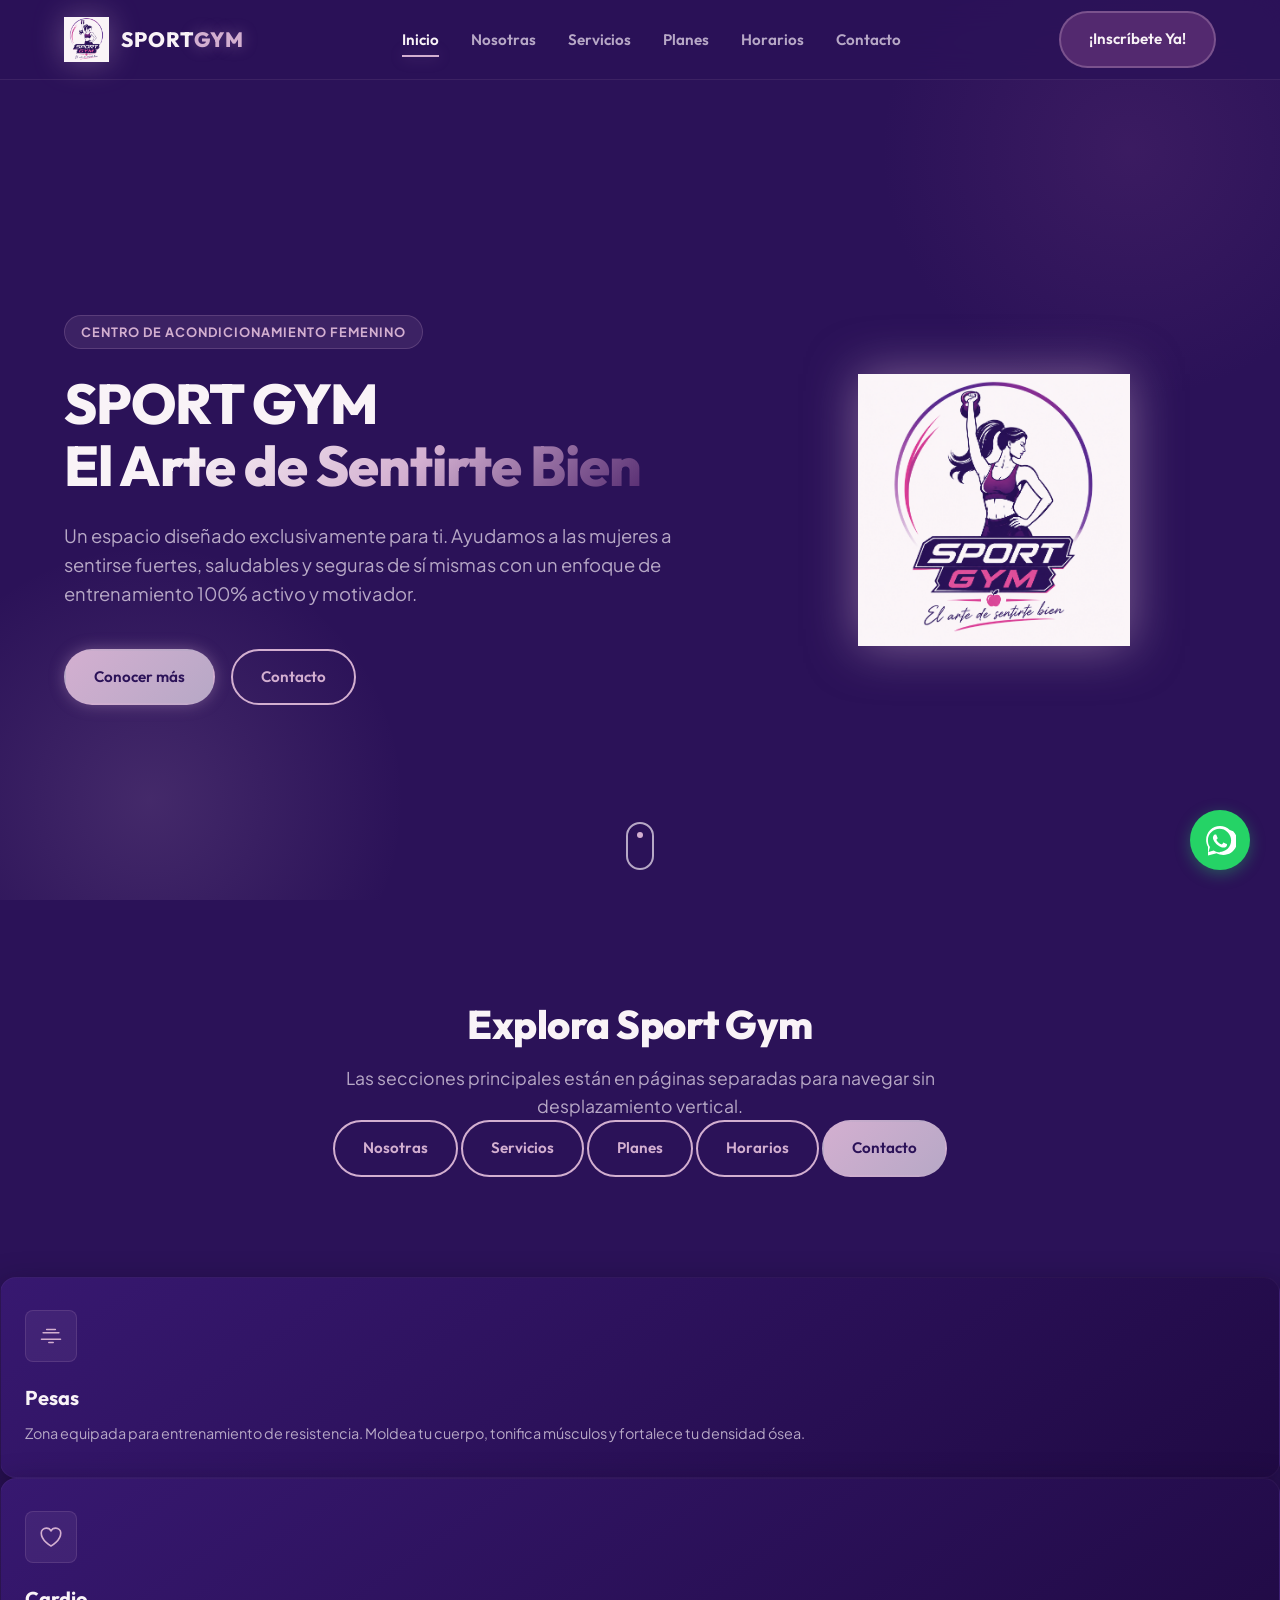
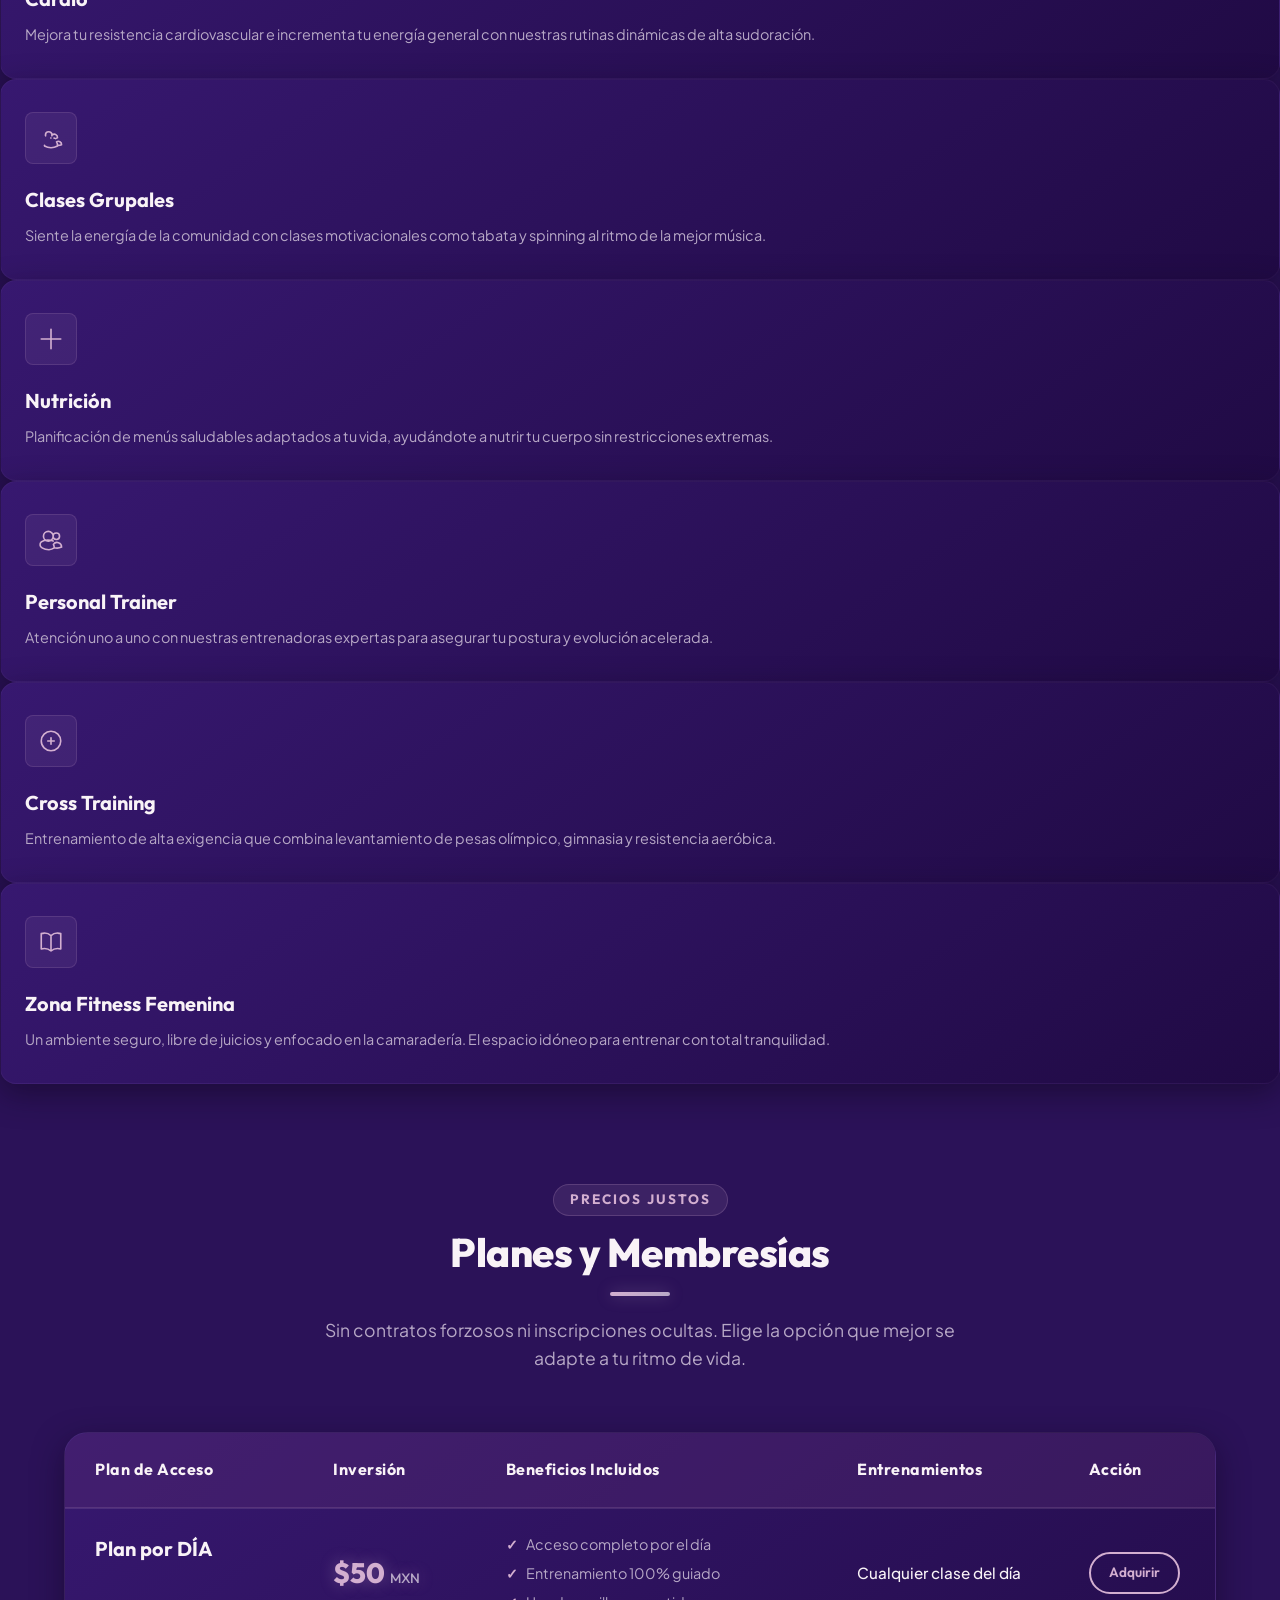
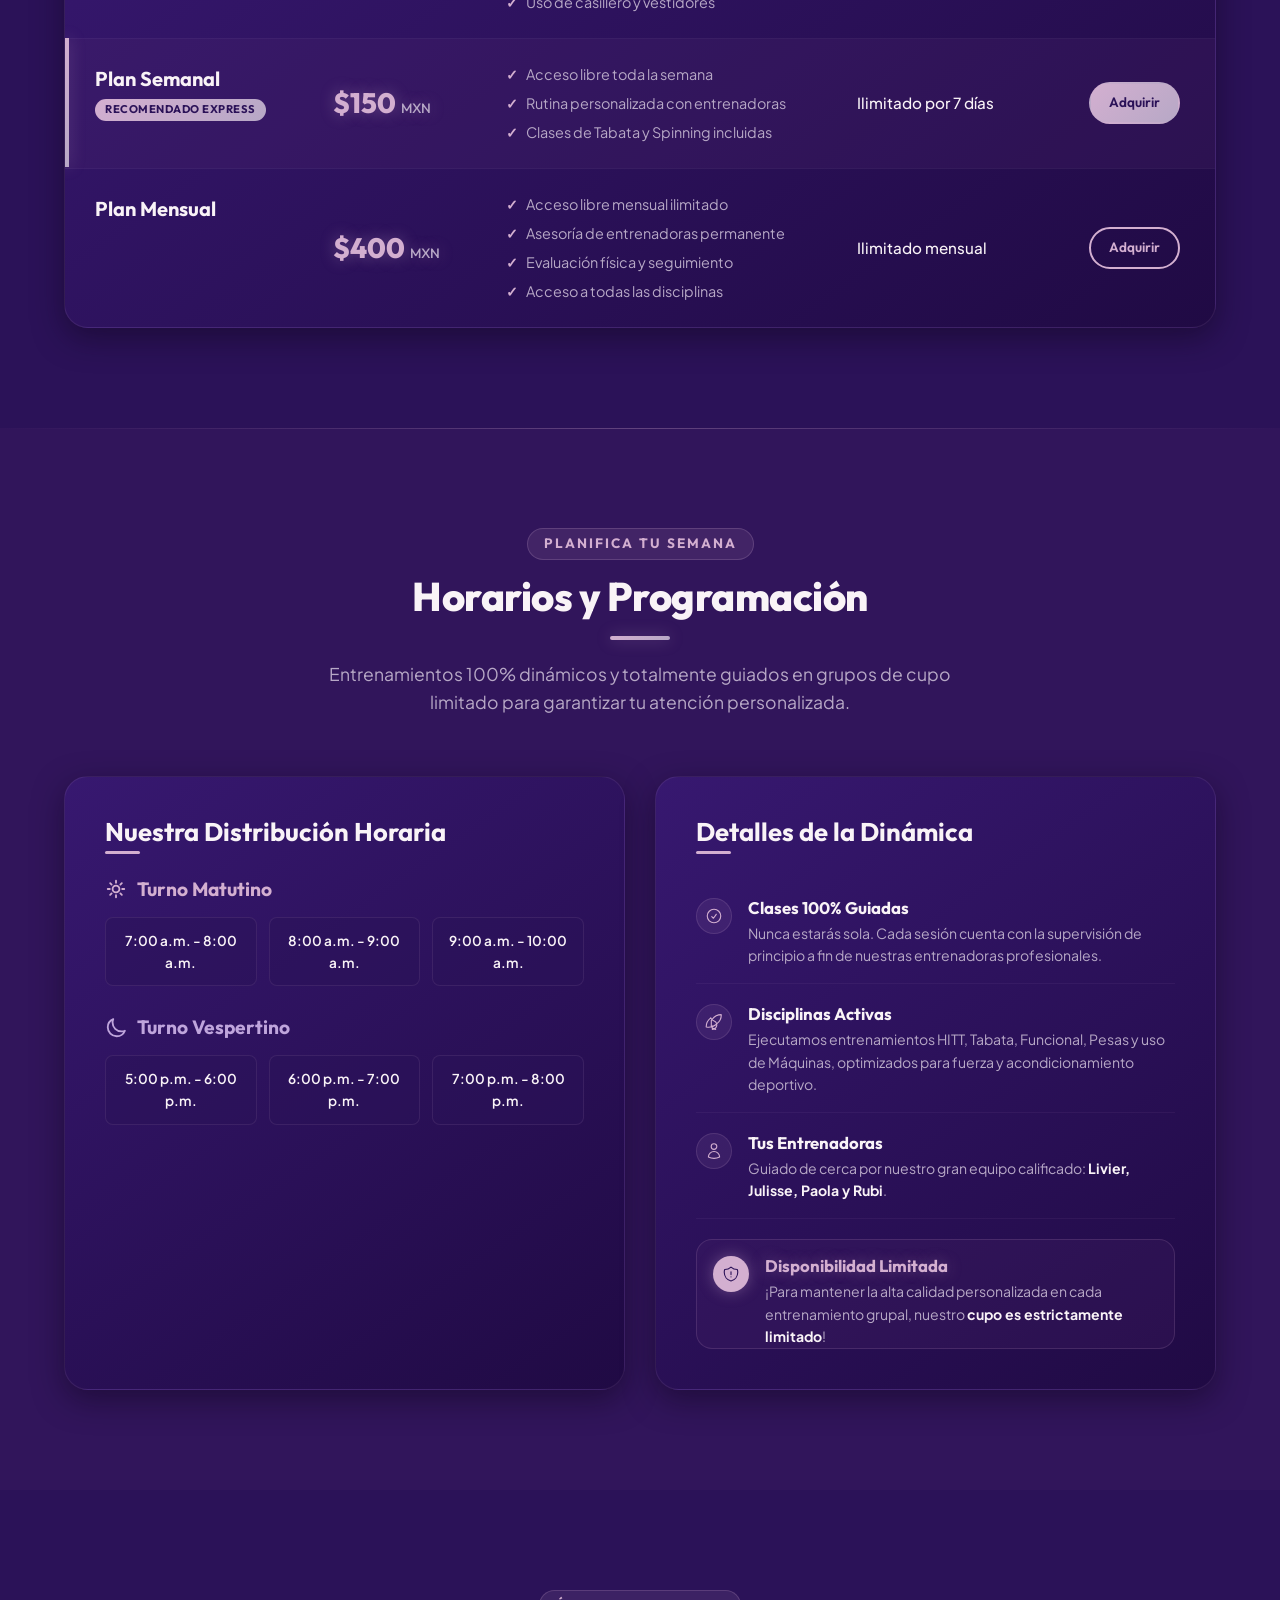
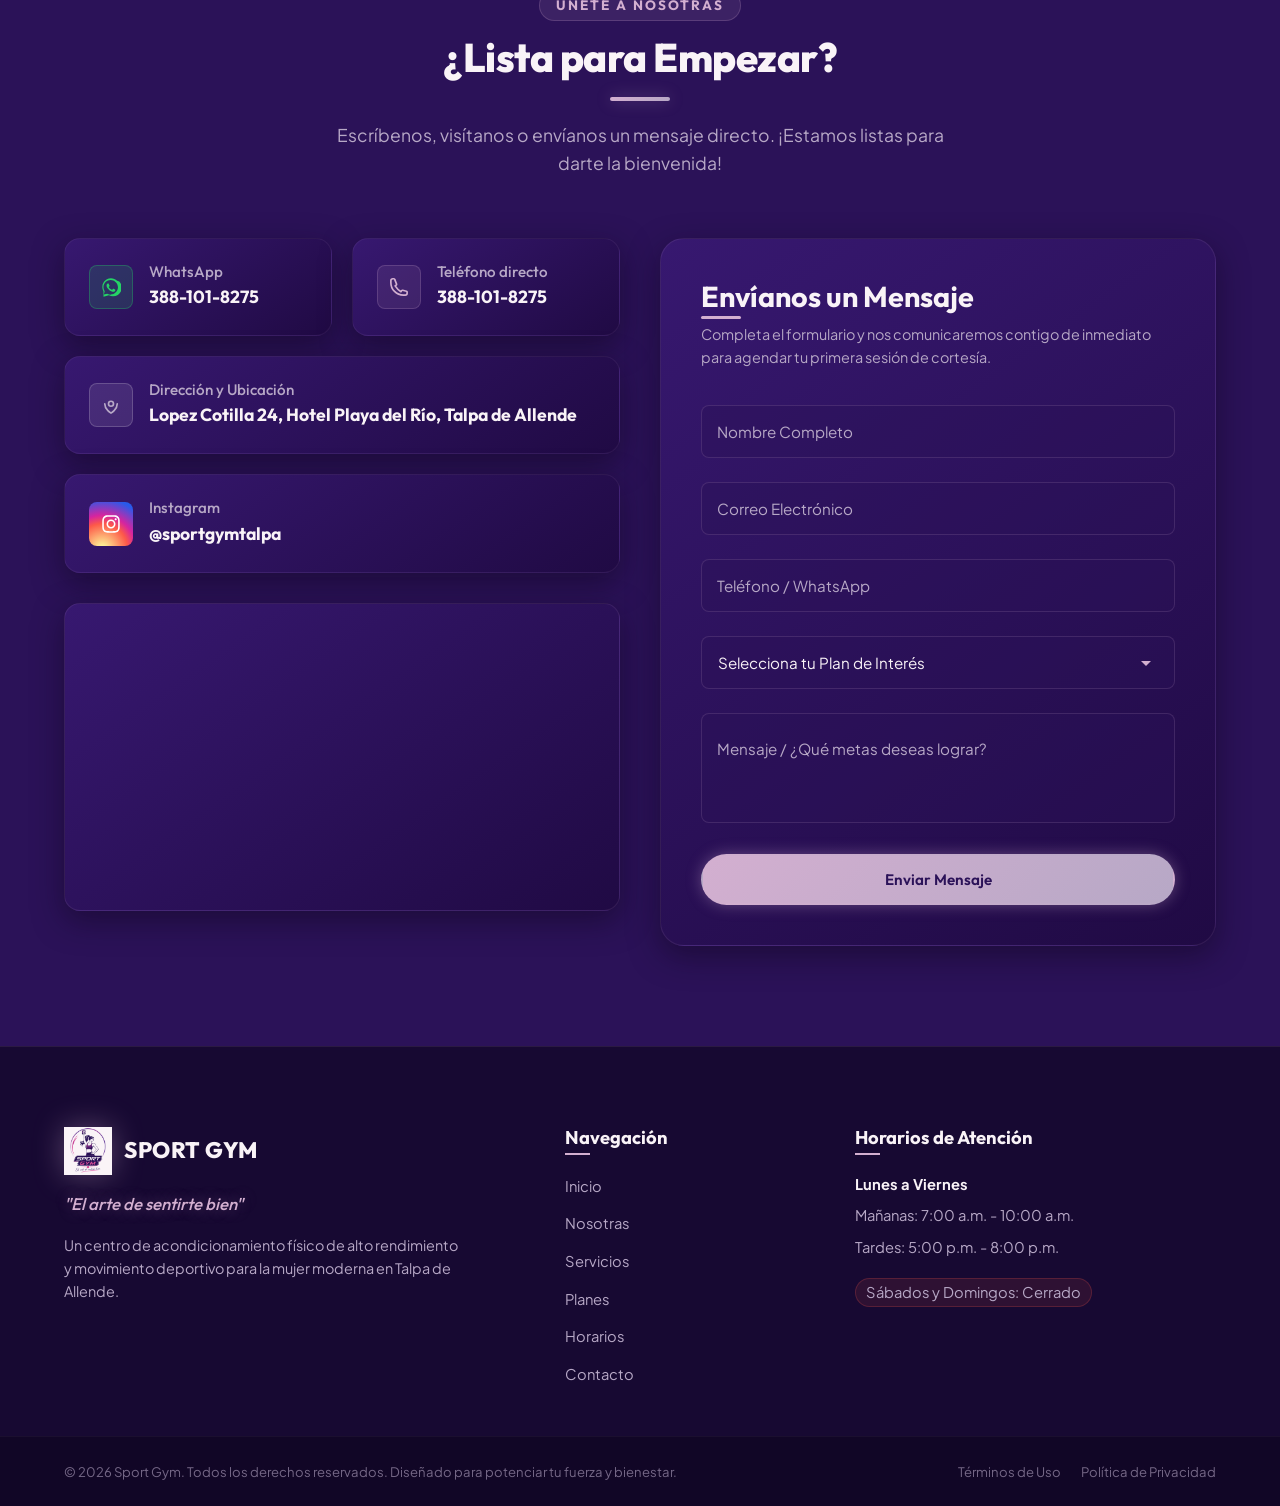
<file: index.html>
<!DOCTYPE html>
<html lang="es">
<head>
    <meta charset="UTF-8">
    <meta name="viewport" content="width=device-width, initial-scale=1.0">
    <title>Sport Gym | El Arte de Sentirte Bien</title>
    <link rel="icon" href="Logosport.png" type="image/png">
    <link href="https://fonts.googleapis.com/css2?family=Outfit:wght@300;400;500;600;700;800&family=Plus+Jakarta+Sans:wght@300;400;500;600;700&display=swap" rel="stylesheet">
    <link rel="stylesheet" href="style.css">
</head>
<body>

    <!-- Preloader -->
    <div id="preloader">
        <div class="spinner">
            <div class="double-bounce1"></div>
            <div class="double-bounce2"></div>
        </div>
    </div>

    <!-- Navigation Header -->
    <header class="main-header">
        <div class="container header-container">
            <a href="index.html" class="logo-wrapper">
                <img src="Logosport.png" alt="Sport Gym Logo" class="nav-logo">
                <span class="logo-text">SPORT<span>GYM</span></span>
            </a>
            <button class="menu-toggle" aria-label="Abrir menú de navegación" id="mobile-menu-btn">
                <span class="hamburger-bar"></span>
                <span class="hamburger-bar"></span>
                <span class="hamburger-bar"></span>
            </button>
            <nav class="nav-menu" id="nav-menu">
                <ul>
                    <li><a href="index.html" class="nav-link active">Inicio</a></li>
                    <li><a href="nosotras.html" class="nav-link">Nosotras</a></li>
                    <li><a href="servicios.html" class="nav-link">Servicios</a></li>
                    <li><a href="planes.html" class="nav-link">Planes</a></li>
                    <li><a href="horarios.html" class="nav-link">Horarios</a></li>
                    <li><a href="contacto.html" class="nav-link">Contacto</a></li>
                </ul>
            </nav>
            <div class="header-cta">
                <a href="https://wa.me/523881018275?text=Hola%20Sport%20Gym!" target="_blank" rel="noopener noreferrer" class="btn btn-secondary header-btn">¡Inscríbete Ya!</a>
            </div>
        </div>
    </header>

    <!-- Hero / Inicio Section -->
    <section id="inicio" class="hero-section">
        <div class="hero-glow-1"></div>
        <div class="hero-glow-2"></div>
        <div class="container hero-container">
            <div class="hero-content fade-in-up">
                <div class="badge-new">Centro de Acondicionamiento Femenino</div>
                <h1 class="hero-title">SPORT GYM <br><span class="gradient-text">El Arte de Sentirte Bien</span></h1>
                <p class="hero-subtitle">Un espacio diseñado exclusivamente para ti. Ayudamos a las mujeres a sentirse fuertes, saludables y seguras de sí mismas con un enfoque de entrenamiento 100% activo y motivador.</p>
                <div class="hero-actions">
                    <a href="nosotras.html" class="btn btn-primary btn-glow" id="btn-conocer-mas">Conocer más</a>
                    <a href="contacto.html" class="btn btn-outline">Contacto</a>
                </div>
            </div>
            <div class="hero-image-wrapper fade-in-up delay-1">
                <div class="logo-glow-container">
                    <img src="Logosport.png" alt="Sport Gym Logo Grande" class="hero-logo-img">
                </div>
            </div>
        </div>
        <div class="scroll-down-wrapper">
            <a href="nosotras.html" class="scroll-down" aria-label="Ir a Nosotras"><span class="scroll-dot"></span></a>
        </div>
    </section>

    <!-- Quick links to separated pages -->
    <section class="quick-links-section section-padding">
        <div class="container text-center">
            <h2 class="section-title">Explora Sport Gym</h2>
            <p class="section-subtitle">Las secciones principales están en páginas separadas para navegar sin desplazamiento vertical.</p>
            <div class="quick-links-grid">
                <a href="nosotras.html" class="btn btn-outline">Nosotras</a>
                <a href="servicios.html" class="btn btn-outline">Servicios</a>
                <a href="planes.html" class="btn btn-outline">Planes</a>
                <a href="horarios.html" class="btn btn-outline">Horarios</a>
                <a href="contacto.html" class="btn btn-primary">Contacto</a>
            </div>
        </div>
    </section>
                <!-- Servicio 2: Pesas -->
                <div class="servicio-card scroll-reveal">
                    <div class="servicio-icon-box">
                        <svg xmlns="http://www.w3.org/2000/svg" fill="none" viewBox="0 0 24 24" stroke-width="1.5" stroke="currentColor">
                            <path stroke-linecap="round" stroke-linejoin="round" d="M4.75 9h14.5M3.25 15h17.5M8 6h8M10 18h4" />
                        </svg>
                    </div>
                    <h3>Pesas</h3>
                    <p>Zona equipada para entrenamiento de resistencia. Moldea tu cuerpo, tonifica músculos y fortalece tu densidad ósea.</p>
                </div>

                <!-- Servicio 3: Cardio -->
                <div class="servicio-card scroll-reveal">
                    <div class="servicio-icon-box">
                        <svg xmlns="http://www.w3.org/2000/svg" fill="none" viewBox="0 0 24 24" stroke-width="1.5" stroke="currentColor">
                            <path stroke-linecap="round" stroke-linejoin="round" d="M21 8.25c0-2.485-2.099-4.5-4.688-4.5-1.935 0-3.597 1.126-4.312 2.733-.715-1.607-2.377-2.733-4.313-2.733C5.1 3.75 3 5.765 3 8.25c0 7.22 9 12 9 12s9-4.78 9-12z" />
                        </svg>
                    </div>
                    <h3>Cardio</h3>
                    <p>Mejora tu resistencia cardiovascular e incrementa tu energía general con nuestras rutinas dinámicas de alta sudoración.</p>
                </div>

                <!-- Servicio 4: Clases Grupales -->
                <div class="servicio-card scroll-reveal">
                    <div class="servicio-icon-box">
                        <svg xmlns="http://www.w3.org/2000/svg" fill="none" viewBox="0 0 24 24" stroke-width="1.5" stroke="currentColor">
                            <path stroke-linecap="round" stroke-linejoin="round" d="M18 18.72a9.094 9.094 0 003.741-.479 3 3 0 00-4.682-2.72m.94 3.198l.001.031c0 .225-.012.447-.037.666A11.944 11.944 0 0112 21c-2.17 0-4.207-.576-5.963-1.584A6.062 6.062 0 016 18.719m12 0a5.97 5.97 0 00-.75-2.985m-.938-3.197a9.01 9.01 0 011.666-.827 3 3 0 00-4.68-2.72m1.94 3.198a4.92 4.92 0 00-.477-.183m-1.98-2.014c.08-.242.12-.5.12-.767a3 3 0 00-6 0c0 .267.04.525.12.767m4.76 2.015h.008v.008H12v-.008z" />
                        </svg>
                    </div>
                    <h3>Clases Grupales</h3>
                    <p>Siente la energía de la comunidad con clases motivacionales como tabata y spinning al ritmo de la mejor música.</p>
                </div>

                <!-- Servicio 5: Nutrición -->
                <div class="servicio-card scroll-reveal">
                    <div class="servicio-icon-box">
                        <svg xmlns="http://www.w3.org/2000/svg" fill="none" viewBox="0 0 24 24" stroke-width="1.5" stroke="currentColor">
                            <path stroke-linecap="round" stroke-linejoin="round" d="M12 3v18m9-9H3" />
                        </svg>
                    </div>
                    <h3>Nutrición</h3>
                    <p>Planificación de menús saludables adaptados a tu vida, ayudándote a nutrir tu cuerpo sin restricciones extremas.</p>
                </div>

                <!-- Servicio 6: Personal Trainer -->
                <div class="servicio-card scroll-reveal">
                    <div class="servicio-icon-box">
                        <svg xmlns="http://www.w3.org/2000/svg" fill="none" viewBox="0 0 24 24" stroke-width="1.5" stroke="currentColor">
                            <path stroke-linecap="round" stroke-linejoin="round" d="M15 19.128a9.38 9.38 0 002.625.372 9.337 9.337 0 004.121-.952 4.125 4.125 0 00-7.533-2.493M15 19.128v-.003c0-1.113-.285-2.16-.786-3.07M15 19.128v.109A11.386 11.386 0 0110.089 21c-2.331 0-4.512-.647-6.366-1.773a3.25 3.25 0 01-.667-5.4C4.83 12.44 6.837 12 9 12c1.786 0 3.48.3 5.038.857m.002-4.307a4.5 4.5 0 11-9 0 4.5 4.5 0 019 0zm5.852-.06a3 3 0 11-6 0 3 3 0 016 0z" />
                        </svg>
                    </div>
                    <h3>Personal Trainer</h3>
                    <p>Atención uno a uno con nuestras entrenadoras expertas para asegurar tu postura y evolución acelerada.</p>
                </div>

                <!-- Servicio 7: Cross Training -->
                <div class="servicio-card scroll-reveal">
                    <div class="servicio-icon-box">
                        <svg xmlns="http://www.w3.org/2000/svg" fill="none" viewBox="0 0 24 24" stroke-width="1.5" stroke="currentColor">
                            <path stroke-linecap="round" stroke-linejoin="round" d="M12 9v6m3-3H9m12 0a9 9 0 11-18 0 9 9 0 0118 0z" />
                        </svg>
                    </div>
                    <h3>Cross Training</h3>
                    <p>Entrenamiento de alta exigencia que combina levantamiento de pesas olímpico, gimnasia y resistencia aeróbica.</p>
                </div>

                <!-- Servicio 8: Zona Fitness Femenina -->
                <div class="servicio-card scroll-reveal">
                    <div class="servicio-icon-box">
                        <svg xmlns="http://www.w3.org/2000/svg" fill="none" viewBox="0 0 24 24" stroke-width="1.5" stroke="currentColor">
                            <path stroke-linecap="round" stroke-linejoin="round" d="M12 6.042A8.967 8.967 0 006 3.75c-1.052 0-2.062.18-3 .512v14.25A8.987 8.987 0 016 18c2.305 0 4.408.867 6 2.292m0-14.25a8.966 8.966 0 016-2.292c1.052 0 2.062.18 3 .512v14.25A8.987 8.987 0 0018 18a8.967 8.967 0 00-6 2.292m0-14.25v14.25" />
                        </svg>
                    </div>
                    <h3>Zona Fitness Femenina</h3>
                    <p>Un ambiente seguro, libre de juicios y enfocado en la camaradería. El espacio idóneo para entrenar con total tranquilidad.</p>
                </div>
            </div>
        </div>
    </section>

    <!-- Planes o Membresías Section -->
    <section id="planes" class="planes-section section-padding">
        <div class="container">
            <div class="section-header text-center scroll-reveal">
                <span class="section-tag">Precios Justos</span>
                <h2 class="section-title">Planes y Membresías</h2>
                <div class="title-bar"></div>
                <p class="section-subtitle">Sin contratos forzosos ni inscripciones ocultas. Elige la opción que mejor se adapte a tu ritmo de vida.</p>
            </div>

            <!-- Modern Table Design -->
            <div class="table-responsive-wrapper scroll-reveal card-glow">
                <table class="elegant-pricing-table">
                    <thead>
                        <tr>
                            <th>Plan de Acceso</th>
                            <th>Inversión</th>
                            <th>Beneficios Incluidos</th>
                            <th>Entrenamientos</th>
                            <th>Acción</th>
                        </tr>
                    </thead>
                    <tbody>
                        <tr>
                            <td class="plan-name">Plan por DÍA</td>
                            <td class="plan-price">$50 <span class="currency">MXN</span></td>
                            <td class="plan-benefit">
                                <ul>
                                    <li>Acceso completo por el día</li>
                                    <li>Entrenamiento 100% guiado</li>
                                    <li>Uso de casillero y vestidores</li>
                                </ul>
                            </td>
                            <td class="plan-sessions">Cualquier clase del día</td>
                            <td>
                                <a href="https://wa.me/523881018275?text=Hola%20Sport%20Gym!%20Quiero%20entrenar%20por%20un%20D%C3%ADa%20($50)." target="_blank" rel="noopener noreferrer" class="btn btn-sm btn-outline">Adquirir</a>
                            </td>
                        </tr>
                        <tr class="highlighted-row">
                            <td class="plan-name">
                                Plan Semanal
                                <span class="row-badge">Recomendado Express</span>
                            </td>
                            <td class="plan-price">$150 <span class="currency">MXN</span></td>
                            <td class="plan-benefit">
                                <ul>
                                    <li>Acceso libre toda la semana</li>
                                    <li>Rutina personalizada con entrenadoras</li>
                                    <li>Clases de Tabata y Spinning incluidas</li>
                                </ul>
                            </td>
                            <td class="plan-sessions">Ilimitado por 7 días</td>
                            <td>
                                <a href="https://wa.me/523881018275?text=Hola%20Sport%20Gym!%20Quiero%20inscribirme%20al%20Plan%20Semanal%20($150)." target="_blank" rel="noopener noreferrer" class="btn btn-sm btn-primary">Adquirir</a>
                            </td>
                        </tr>
                        <tr>
                            <td class="plan-name">Plan Mensual</td>
                            <td class="plan-price">$400 <span class="currency">MXN</span></td>
                            <td class="plan-benefit">
                                <ul>
                                    <li>Acceso libre mensual ilimitado</li>
                                    <li>Asesoría de entrenadoras permanente</li>
                                    <li>Evaluación física y seguimiento</li>
                                    <li>Acceso a todas las disciplinas</li>
                                </ul>
                            </td>
                            <td class="plan-sessions">Ilimitado mensual</td>
                            <td>
                                <a href="https://wa.me/523881018275?text=Hola%20Sport%20Gym!%20Quiero%20inscribirme%20al%20Plan%20Mensual%20($400)." target="_blank" rel="noopener noreferrer" class="btn btn-sm btn-outline">Adquirir</a>
                            </td>
                        </tr>
                    </tbody>
                </table>
            </div>

            <!-- Mobile Pricing Cards Grid -->
            <div class="pricing-cards-mobile grid grid-3">
                <div class="pricing-mobile-card scroll-reveal">
                    <h4>Plan DIA</h4>
                    <div class="mobile-card-price">$50</div>
                    <ul class="mobile-card-features">
                        <li>Acceso completo por el día</li>
                        <li>Entrenamiento 100% guiado</li>
                        <li>Uso de casillero y vestidores</li>
                    </ul>
                    <a href="https://wa.me/523881018275?text=Hola%20Sport%20Gym!%20Quiero%20entrenar%20por%20un%20D%C3%ADa%20($50)." target="_blank" rel="noopener noreferrer" class="btn btn-outline btn-full">Comprar Día</a>
                </div>
                
                <div class="pricing-mobile-card highlighted scroll-reveal">
                    <span class="mobile-card-tag">Popular</span>
                    <h4>Plan Semanal</h4>
                    <div class="mobile-card-price">$150</div>
                    <ul class="mobile-card-features">
                        <li>Acceso libre toda la semana</li>
                        <li>Rutina personalizada con entrenadoras</li>
                        <li>Clases de Tabata y Spinning incluidas</li>
                    </ul>
                    <a href="https://wa.me/523881018275?text=Hola%20Sport%20Gym!%20Quiero%20inscribirme%20al%20Plan%20Semanal%20($150)." target="_blank" rel="noopener noreferrer" class="btn btn-primary btn-full btn-glow">Comprar Semanal</a>
                </div>
                
                <div class="pricing-mobile-card scroll-reveal">
                    <h4>Plan Mensual</h4>
                    <div class="mobile-card-price">$400</div>
                    <ul class="mobile-card-features">
                        <li>Acceso libre mensual ilimitado</li>
                        <li>Asesoría de entrenadoras permanente</li>
                        <li>Evaluación física y seguimiento</li>
                        <li>Acceso a todas las disciplinas</li>
                    </ul>
                    <a href="https://wa.me/523881018275?text=Hola%20Sport%20Gym!%20Quiero%20inscribirme%20al%20Plan%20Mensual%20($400)." target="_blank" rel="noopener noreferrer" class="btn btn-outline btn-full">Comprar Mensual</a>
                </div>
            </div>
        </div>
    </section>

    <!-- Horarios Section -->
    <section id="horarios" class="horarios-section section-padding bg-alt">
        <div class="container">
            <div class="section-header text-center scroll-reveal">
                <span class="section-tag">Planifica tu Semana</span>
                <h2 class="section-title">Horarios y Programación</h2>
                <div class="title-bar"></div>
                <p class="section-subtitle">Entrenamientos 100% dinámicos y totalmente guiados en grupos de cupo limitado para garantizar tu atención personalizada.</p>
            </div>

            <div class="grid grid-2 horarios-layout scroll-reveal">
                
                <!-- Clases y Horarios Table -->
                <div class="horarios-info-block card-glow">
                    <h3>Nuestra Distribución Horaria</h3>
                    
                    <div class="shift-block">
                        <h4 class="shift-title matutino">
                            <svg xmlns="http://www.w3.org/2000/svg" fill="none" viewBox="0 0 24 24" stroke-width="2" stroke="currentColor" class="shift-icon">
                                <path stroke-linecap="round" stroke-linejoin="round" d="M12 3v2.25m6.364.386l-1.591 1.591M21 12h-2.25m-.386 6.364l-1.591-1.591M12 18.75V21m-4.773-4.227l-1.591 1.591M5.25 12H3m4.227-4.773L5.636 5.636M15.75 12a3.75 3.75 0 11-7.5 0 3.75 3.75 0 017.5 0z" />
                            </svg>
                            Turno Matutino
                        </h4>
                        <div class="hours-grid">
                            <div class="hour-item">7:00 a.m. - 8:00 a.m.</div>
                            <div class="hour-item">8:00 a.m. - 9:00 a.m.</div>
                            <div class="hour-item">9:00 a.m. - 10:00 a.m.</div>
                        </div>
                    </div>
                    
                    <div class="shift-block">
                        <h4 class="shift-title vespertino">
                            <svg xmlns="http://www.w3.org/2000/svg" fill="none" viewBox="0 0 24 24" stroke-width="2" stroke="currentColor" class="shift-icon">
                                <path stroke-linecap="round" stroke-linejoin="round" d="M21.752 15.002A9.718 9.718 0 0118 15.75c-5.385 0-9.75-4.365-9.75-9.75 0-1.33.266-2.597.748-3.752A9.753 9.753 0 003 11.25C3 16.635 7.365 21 12.75 21a9.753 9.753 0 009.002-5.998z" />
                            </svg>
                            Turno Vespertino
                        </h4>
                        <div class="hours-grid">
                            <div class="hour-item">5:00 p.m. - 6:00 p.m.</div>
                            <div class="hour-item">6:00 p.m. - 7:00 p.m.</div>
                            <div class="hour-item">7:00 p.m. - 8:00 p.m.</div>
                        </div>
                    </div>
                </div>

                <!-- Classes Details block -->
                <div class="clases-detalles-block card-glow">
                    <h3>Detalles de la Dinámica</h3>
                    
                    <div class="detail-row">
                        <div class="detail-icon">
                            <svg xmlns="http://www.w3.org/2000/svg" fill="none" viewBox="0 0 24 24" stroke-width="1.5" stroke="currentColor">
                                <path stroke-linecap="round" stroke-linejoin="round" d="M9 12.75L11.25 15 15 9.75M21 12a9 9 0 11-18 0 9 9 0 0118 0z" />
                            </svg>
                        </div>
                        <div class="detail-content">
                            <h4>Clases 100% Guiadas</h4>
                            <p>Nunca estarás sola. Cada sesión cuenta con la supervisión de principio a fin de nuestras entrenadoras profesionales.</p>
                        </div>
                    </div>

                    <div class="detail-row">
                        <div class="detail-icon">
                            <svg xmlns="http://www.w3.org/2000/svg" fill="none" viewBox="0 0 24 24" stroke-width="1.5" stroke="currentColor">
                                <path stroke-linecap="round" stroke-linejoin="round" d="M15.59 14.37a6 6 0 01-5.84 7.38v-4.8m5.84-2.58a14.98 14.98 0 006.16-12.12A14.98 14.98 0 009.64 8.38m5.95 5.99a5.96 5.96 0 00-3.93-3.93m0 0a5.96 5.96 0 01-3.93-3.93m0 0a14.98 14.98 0 00-6.16 12.12A14.98 14.98 0 0014.36 15.6m-5.95-5.99v4.8m0 0a6 6 0 005.84 7.38" />
                            </svg>
                        </div>
                        <div class="detail-content">
                            <h4>Disciplinas Activas</h4>
                            <p>Ejecutamos entrenamientos HITT, Tabata, Funcional, Pesas y uso de Máquinas, optimizados para fuerza y acondicionamiento deportivo.</p>
                        </div>
                    </div>

                    <div class="detail-row">
                        <div class="detail-icon">
                            <svg xmlns="http://www.w3.org/2000/svg" fill="none" viewBox="0 0 24 24" stroke-width="1.5" stroke="currentColor">
                                <path stroke-linecap="round" stroke-linejoin="round" d="M15.75 6a3.75 3.75 0 11-7.5 0 3.75 3.75 0 017.5 0zM4.501 20.118a7.5 7.5 0 0114.998 0A17.933 17.933 0 0112 21.75c-2.676 0-5.216-.584-7.499-1.632z" />
                            </svg>
                        </div>
                        <div class="detail-content">
                            <h4>Tus Entrenadoras</h4>
                            <p>Guiado de cerca por nuestro gran equipo calificado: <strong>Livier, Julisse, Paola y Rubi</strong>.</p>
                        </div>
                    </div>

                    <div class="detail-row highlight-availability">
                        <div class="detail-icon alert-icon animate-pulse">
                            <svg xmlns="http://www.w3.org/2000/svg" fill="none" viewBox="0 0 24 24" stroke-width="1.5" stroke="currentColor">
                                <path stroke-linecap="round" stroke-linejoin="round" d="M12 9v3.75m0-10.036A11.959 11.959 0 013.598 6 11.99 11.99 0 003 9.75c0 5.592 3.824 10.29 9 11.622 5.176-1.332 9-6.03 9-11.622 0-1.31-.21-2.57-.598-3.75h-.152c-3.196 0-6.1-1.249-8.25-3.286zm0 13.036h.008v.008H12v-.008z" />
                            </svg>
                        </div>
                        <div class="detail-content">
                            <h4 class="text-glow">Disponibilidad Limitada</h4>
                            <p>¡Para mantener la alta calidad personalizada en cada entrenamiento grupal, nuestro <strong>cupo es estrictamente limitado</strong>!</p>
                        </div>
                    </div>
                </div>

            </div>
        </div>
    </section>

    <!-- Apartado de Contacto -->
    <section id="contacto" class="contacto-section section-padding">
        <div class="container">
            <div class="section-header text-center scroll-reveal">
                <span class="section-tag">Únete a Nosotras</span>
                <h2 class="section-title">¿Lista para Empezar?</h2>
                <div class="title-bar"></div>
                <p class="section-subtitle">Escríbenos, visítanos o envíanos un mensaje directo. ¡Estamos listas para darte la bienvenida!</p>
            </div>

            <div class="grid grid-2 contacto-layout">
                
                <!-- Contact info cards and Map -->
                <div class="contacto-info-block scroll-reveal">
                    
                    <div class="info-cards-grid">
                        
                        <!-- WhatsApp Link Card -->
                        <a href="https://wa.me/523881018275?text=Hola%20Sport%20Gym!%20Me%20interesa%20iniciar%20mis%20entrenamientos.%20%C2%BFCu%C3%A1l%20es%20el%20siguiente%20paso?" target="_blank" rel="noopener noreferrer" class="info-card-link card-glow">
                            <div class="info-card-icon wa-icon">
                                <svg xmlns="http://www.w3.org/2000/svg" fill="currentColor" viewBox="0 0 448 512">
                                    <path d="M380.9 97.1C339 55.1 283.2 32 223.9 32c-122.4 0-222 99.6-222 222 0 39.1 10.2 77.3 29.6 111L32 503l138.2-36.2c32.7 17.8 69.4 27.2 107.1 27.2 122.4 0 222-99.6 222-222 0-59.3-23-115.1-64.4-156.9zM223.9 455.5c-33.1 0-65.5-8.9-93.8-25.7l-6.7-4-82.1 21.5 21.9-80-4.4-7c-18.5-29.4-28.2-63.3-28.2-98.2 0-101.7 82.8-184.5 184.6-184.5 49.3 0 95.6 19.2 130.4 54.1 34.8 34.9 56.2 81.2 56.1 130.5 0 101.8-84.9 184.4-186.6 184.4zm101.1-138.2c-5.5-2.8-32.8-16.2-37.9-18-5.1-1.9-8.8-2.8-12.5 2.8-3.7 5.6-14.3 18-17.6 21.8-3.2 3.7-6.5 4.2-12 1.4-32.6-16.3-54-29.1-75.5-66-5.7-9.8 5.7-9.1 16.3-30.3 1.8-3.7.9-6.9-.5-9.7-1.4-2.8-12.5-30.1-17.1-41.2-4.5-10.8-9.1-9.3-12.5-9.5-3.2-.2-6.9-.2-10.6-.2-3.7 0-9.7 1.4-14.8 6.9-5.1 5.6-19.4 19-19.4 46.3 0 27.3 19.9 53.7 22.6 57.4 2.8 3.7 39.1 59.7 94.8 83.8 35.2 15.2 49 16.5 66.6 13.9 10.7-1.6 32.8-13.4 37.4-26.4 4.6-13 4.6-24.1 3.2-26.4-1.3-2.5-5-3.9-10.5-6.6z"/>
                                </svg>
                            </div>
                            <div class="info-card-text">
                                <h5>WhatsApp</h5>
                                <span class="info-val">388-101-8275</span>
                            </div>
                        </a>

                        <!-- Teléfono Link Card -->
                        <a href="tel:3881018275" class="info-card-link card-glow">
                            <div class="info-card-icon phone-icon">
                                <svg xmlns="http://www.w3.org/2000/svg" fill="none" viewBox="0 0 24 24" stroke-width="2" stroke="currentColor">
                                    <path stroke-linecap="round" stroke-linejoin="round" d="M2.25 6.75c0 8.284 6.716 15 15 15h2.25a2.25 2.25 0 002.25-2.25v-1.372c0-.516-.351-.966-.852-1.091l-4.423-1.106c-.44-.11-.902.055-1.173.417l-.97 1.293c-2.824-1.802-5.181-4.158-6.983-6.983l1.293-.97c.362-.272.528-.734.417-1.173L6.963 3.102a1.125 1.125 0 00-1.11-1.008H4.5A2.25 2.25 0 002.25 4.5v2.25z" />
                                </svg>
                            </div>
                            <div class="info-card-text">
                                <h5>Teléfono directo</h5>
                                <span class="info-val">388-101-8275</span>
                            </div>
                        </a>

                        <!-- Dirección / Ubicación Card -->
                        <div class="info-card card-glow full-width-card">
                            <div class="info-card-icon location-icon">
                                <svg xmlns="http://www.w3.org/2000/svg" fill="none" viewBox="0 0 24 24" stroke-width="2" stroke="currentColor">
                                    <path stroke-linecap="round" stroke-linejoin="round" d="M15 10.5a3 3 0 11-6 0 3 3 0 016 0z" />
                                    <path stroke-linecap="round" stroke-linejoin="round" d="M19.5 10.5c0 7.142-7.5 11.25-7.5 11.25s-7.5-4.108-7.5-11.25gC4.5 6.358 7.858 3 12 3c4.142 0 7.5 3.358 7.5 7.5z" />
                                </svg>
                            </div>
                            <div class="info-card-text">
                                <h5>Dirección y Ubicación</h5>
                                <span class="info-val">Lopez Cotilla 24, Hotel Playa del Río, Talpa de Allende</span>
                            </div>
                        </div>

                        <!-- Instagram Link Card -->
                        <a href="https://instagram.com/sportgymtalpa" target="_blank" rel="noopener noreferrer" class="info-card-link card-glow full-width-card ig-card">
                            <div class="info-card-icon ig-icon">
                                <svg xmlns="http://www.w3.org/2000/svg" fill="currentColor" viewBox="0 0 448 512">
                                    <path d="M224.1 141c-63.6 0-114.9 51.3-114.9 114.9s51.3 114.9 114.9 114.9S339 319.5 339 255.9 287.7 141 224.1 141zm0 189.6c-41.1 0-74.7-33.5-74.7-74.7s33.5-74.7 74.7-74.7 74.7 33.5 74.7 74.7-33.6 74.7-74.7 74.7zm146.4-194.3c0 14.9-12 26.8-26.8 26.8-14.9 0-26.8-12-26.8-26.8s12-26.8 26.8-26.8c14.8 0 26.8 12 26.8 26.8zm76.1 27.2c-1.7-35.9-9.9-67.7-36.2-93.9-26.2-26.2-58-34.4-93.9-36.2-37-2.1-147.9-2.1-184.9 0-35.8 1.7-67.6 9.9-93.9 36.1s-34.4 58-36.2 93.9c-2.1 37-2.1 147.9 0 184.9 1.7 35.9 9.9 67.7 36.2 93.9s58 34.4 93.9 36.2c37 2.1 147.9 2.1 184.9 0 35.9-1.7 67.7-9.9 93.9-36.2 26.2-26.2 34.4-58 36.2-93.9 2.1-37 2.1-147.8 0-184.8zM398.8 388c-7.8 19.6-22.9 34.7-42.6 42.6-29.5 11.7-99.5 9-132.1 9s-102.7 2.6-132.1-9c-19.6-7.8-34.7-22.9-42.6-42.6-11.7-29.5-9-99.5-9-132.1s-2.6-102.7 9-132.1c7.8-19.6 22.9-34.7 42.6-42.6 29.5-11.7 99.5-9 132.1-9s102.7-2.6 132.1 9c19.6 7.8 34.7 22.9 42.6 42.6 11.7 29.5 9 99.5 9 132.1s2.7 102.7-9 132.1z"/>
                                </svg>
                            </div>
                            <div class="info-card-text">
                                <h5>Instagram</h5>
                                <span class="info-val">@sportgymtalpa</span>
                            </div>
                        </a>
                    </div>

                    <!-- Custom styled Maps frame container -->
                    <div class="maps-wrapper card-glow">
                        <iframe 
                            src="https://www.google.com/maps/embed?pb=!1m18!1m12!1m3!1d3743.0805177242203!2d-104.8239023!3d20.3795159!2m3!1f0!2f0!3f0!3m2!1i1024!2i768!4f13.1!3m3!1m2!1s0x84242bb9ec8164b3%3A0xe54e604f3f350c37!2sL%C3%B3pez%20Cotilla%2024%2C%20Centro%2C%2048900%20Talpa%20de%20Allende%2C%20Jal.!5e0!3m2!1ses-419!2smx!4v1700000000000!5m2!1ses-419!2smx"
                            width="100%" 
                            height="280" 
                            style="border:0;" 
                            allowfullscreen="" 
                            loading="lazy" 
                            referrerpolicy="no-referrer-when-downgrade"
                            title="Google Maps Sport Gym Talpa">
                        </iframe>
                    </div>
                </div>

                <!-- Glassmorphic contact form -->
                <div class="contacto-form-block card-glow scroll-reveal">
                    <h3>Envíanos un Mensaje</h3>
                    <p class="form-instructions">Completa el formulario y nos comunicaremos contigo de inmediato para agendar tu primera sesión de cortesía.</p>
                    
                    <form id="contact-form" class="modern-form">
                        <div class="form-group">
                            <input type="text" id="name" name="name" required placeholder=" ">
                            <label for="name">Nombre Completo</label>
                            <span class="focus-border"></span>
                        </div>
                        
                        <div class="form-group">
                            <input type="email" id="email" name="email" required placeholder=" ">
                            <label for="email">Correo Electrónico</label>
                            <span class="focus-border"></span>
                        </div>
                        
                        <div class="form-group">
                            <input type="tel" id="phone" name="phone" required placeholder=" ">
                            <label for="phone">Teléfono / WhatsApp</label>
                            <span class="focus-border"></span>
                        </div>

                        <div class="form-group">
                            <select id="interest" name="interest" required>
                                <option value="" disabled selected hidden>Selecciona tu Plan de Interés</option>
                                <option value="dia">Plan por Día ($50)</option>
                                <option value="semanal">Plan Semanal ($150)</option>
                                <option value="mensual">Plan Mensual ($400)</option>
                                <option value="duda">Tengo una consulta general</option>
                            </select>
                            <span class="focus-border"></span>
                        </div>

                        <div class="form-group">
                            <textarea id="message" name="message" rows="4" required placeholder=" "></textarea>
                            <label for="message">Mensaje / ¿Qué metas deseas lograr?</label>
                            <span class="focus-border"></span>
                        </div>

                        <button type="submit" class="btn btn-primary btn-full btn-glow" id="submit-btn">
                            <span class="btn-text">Enviar Mensaje</span>
                            <span class="loader-icon hidden"></span>
                        </button>
                        
                        <!-- Status alerts -->
                        <div id="form-success" class="alert-success hidden">
                            ¡Mensaje enviado con éxito! Nos comunicaremos contigo muy pronto.
                        </div>
                        <div id="form-error" class="alert-error hidden">
                            Hubo un error al enviar el mensaje. Por favor intenta de nuevo.
                        </div>
                    </form>
                </div>
            </div>
        </div>
    </section>

    <!-- Footer -->
    <footer class="main-footer">
        <div class="container footer-container">
            <div class="footer-info">
                <div class="footer-logo">
                    <img src="Logosport.png" alt="Sport Gym Logo" class="footer-logo-img">
                    <h4>SPORT GYM</h4>
                </div>
                <p class="footer-slogan">"El arte de sentirte bien"</p>
                <p class="footer-text">Un centro de acondicionamiento físico de alto rendimiento y movimiento deportivo para la mujer moderna en Talpa de Allende.</p>
            </div>
            
            <div class="footer-links">
                <h5>Navegación</h5>
                <ul>
                    <li><a href="#inicio">Inicio</a></li>
                    <li><a href="#nosotras">Nosotras</a></li>
                    <li><a href="#servicios">Servicios</a></li>
                    <li><a href="#planes">Planes</a></li>
                    <li><a href="#horarios">Horarios</a></li>
                    <li><a href="#contacto">Contacto</a></li>
                </ul>
            </div>
            
            <div class="footer-hours">
                <h5>Horarios de Atención</h5>
                <p><strong>Lunes a Viernes</strong></p>
                <p>Mañanas: 7:00 a.m. - 10:00 a.m.</p>
                <p>Tardes: 5:00 p.m. - 8:00 p.m.</p>
                <p class="restricted-tag">Sábados y Domingos: Cerrado</p>
            </div>
        </div>
        
        <div class="footer-bottom">
            <div class="container footer-bottom-container">
                <p class="copyright">&copy; 2026 Sport Gym. Todos los derechos reservados. Diseñado para potenciar tu fuerza y bienestar.</p>
                <div class="bottom-links">
                    <a href="#">Términos de Uso</a>
                    <a href="#">Política de Privacidad</a>
                </div>
            </div>
        </div>
    </footer>

    <!-- Floating WhatsApp Button -->
    <a href="https://wa.me/523881018275?text=Hola%20Sport%20Gym!%20Me%20interesa%20iniciar%20mis%20entrenamientos.%20%C2%BFMe%20dar%C3%ADan%20m%C3%A1s%20detalles?" 
       target="_blank" 
       rel="noopener noreferrer" 
       class="whatsapp-floating" 
       aria-label="Contactar por WhatsApp">
        <span class="whatsapp-floating-glow"></span>
        <svg xmlns="http://www.w3.org/2000/svg" viewBox="0 0 448 512" fill="currentColor">
            <path d="M380.9 97.1C339 55.1 283.2 32 223.9 32c-122.4 0-222 99.6-222 222 0 39.1 10.2 77.3 29.6 111L32 503l138.2-36.2c32.7 17.8 69.4 27.2 107.1 27.2 122.4 0 222-99.6 222-222 0-59.3-23-115.1-64.4-156.9zM223.9 455.5c-33.1 0-65.5-8.9-93.8-25.7l-6.7-4-82.1 21.5 21.9-80-4.4-7c-18.5-29.4-28.2-63.3-28.2-98.2 0-101.7 82.8-184.5 184.6-184.5 49.3 0 95.6 19.2 130.4 54.1 34.8 34.9 56.2 81.2 56.1 130.5 0 101.8-84.9 184.4-186.6 184.4zm101.1-138.2c-5.5-2.8-32.8-16.2-37.9-18-5.1-1.9-8.8-2.8-12.5 2.8-3.7 5.6-14.3 18-17.6 21.8-3.2 3.7-6.5 4.2-12 1.4-32.6-16.3-54-29.1-75.5-66-5.7-9.8 5.7-9.1 16.3-30.3 1.8-3.7.9-6.9-.5-9.7-1.4-2.8-12.5-30.1-17.1-41.2-4.5-10.8-9.1-9.3-12.5-9.5-3.2-.2-6.9-.2-10.6-.2-3.7 0-9.7 1.4-14.8 6.9-5.1 5.6-19.4 19-19.4 46.3 0 27.3 19.9 53.7 22.6 57.4 2.8 3.7 39.1 59.7 94.8 83.8 35.2 15.2 49 16.5 66.6 13.9 10.7-1.6 32.8-13.4 37.4-26.4 4.6-13 4.6-24.1 3.2-26.4-1.3-2.5-5-3.9-10.5-6.6z"/>
        </svg>
    </a>

    <!-- Javascript Script -->
    <script src="script.js"></script>
</body>
</html>
</file>
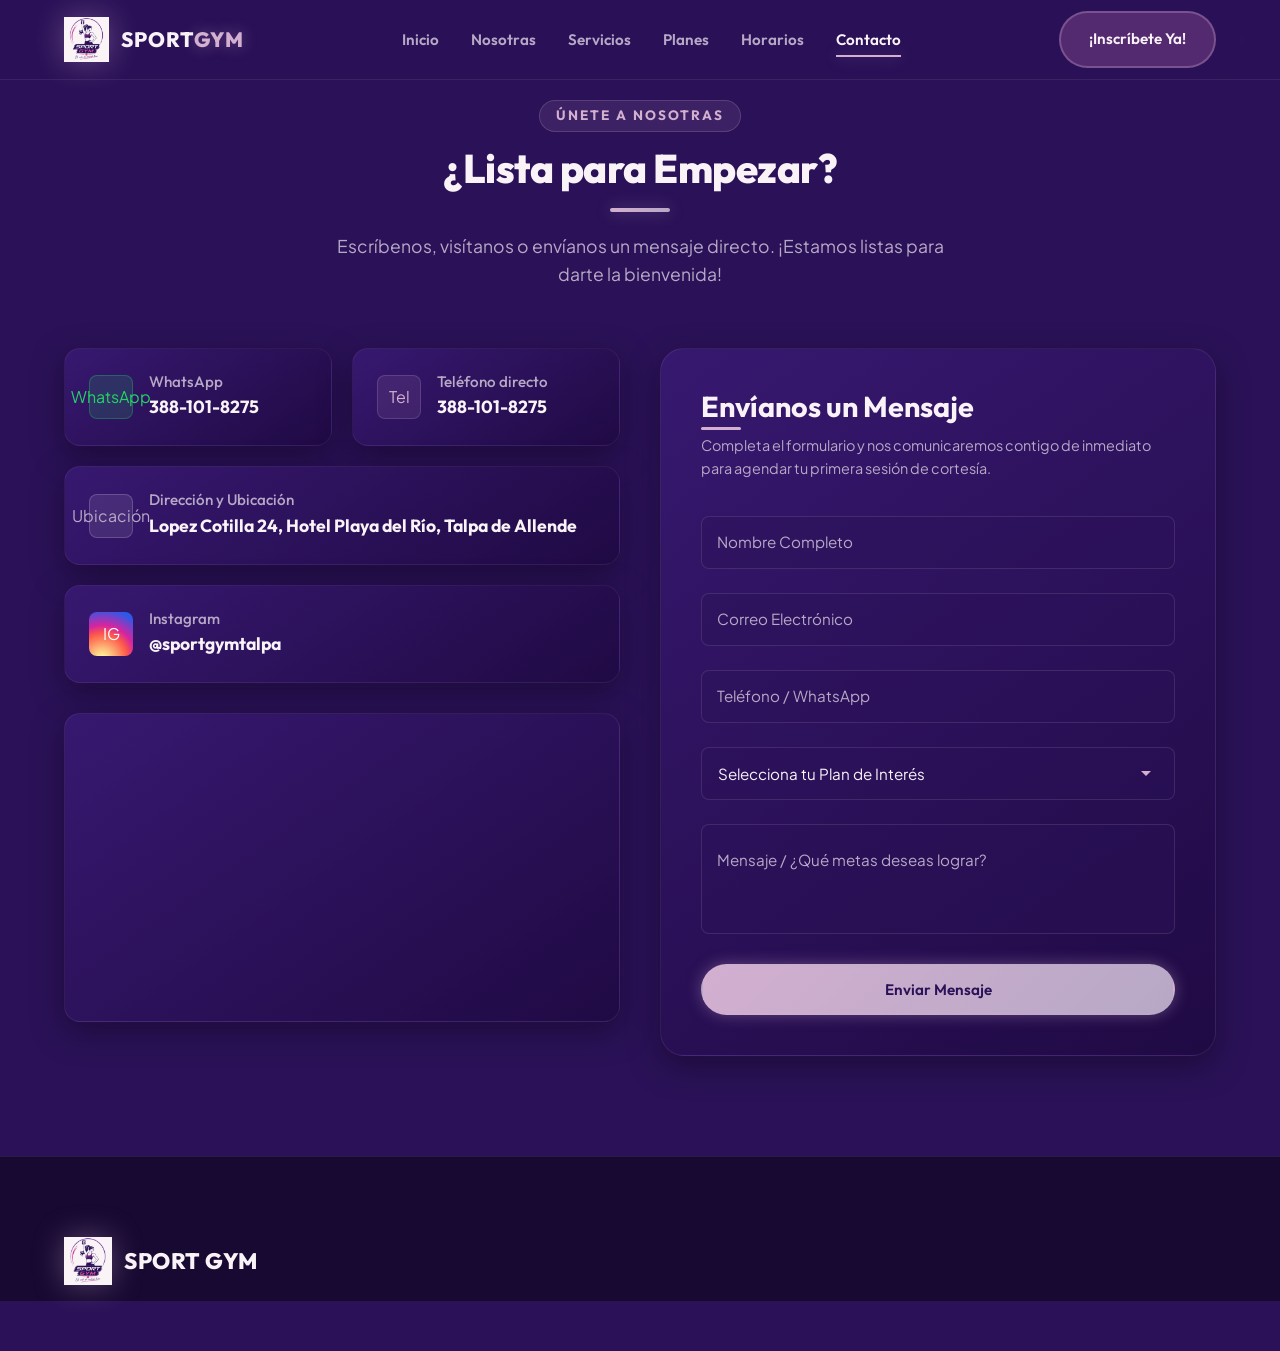
<file: contacto.html>
<!DOCTYPE html>
<html lang="es">
<head>
    <meta charset="UTF-8">
    <meta name="viewport" content="width=device-width, initial-scale=1.0">
    <title>Contacto | Sport Gym</title>
    <link rel="icon" href="Logosport.png" type="image/png">
    <link href="https://fonts.googleapis.com/css2?family=Outfit:wght@300;400;500;600;700;800&family=Plus+Jakarta+Sans:wght@300;400;500;600;700&display=swap" rel="stylesheet">
    <link rel="stylesheet" href="style.css">
</head>
<body>
    <header class="main-header">
        <div class="container header-container">
            <a href="index.html" class="logo-wrapper">
                <img src="Logosport.png" alt="Sport Gym Logo" class="nav-logo">
                <span class="logo-text">SPORT<span>GYM</span></span>
            </a>
            <nav class="nav-menu" id="nav-menu">
                <ul>
                    <li><a href="index.html" class="nav-link">Inicio</a></li>
                    <li><a href="nosotras.html" class="nav-link">Nosotras</a></li>
                    <li><a href="servicios.html" class="nav-link">Servicios</a></li>
                    <li><a href="planes.html" class="nav-link">Planes</a></li>
                    <li><a href="horarios.html" class="nav-link">Horarios</a></li>
                    <li><a href="contacto.html" class="nav-link active">Contacto</a></li>
                </ul>
            </nav>
            <div class="header-cta">
                <a href="https://wa.me/523881018275?text=Hola%20Sport%20Gym!" target="_blank" rel="noopener noreferrer" class="btn btn-secondary header-btn">¡Inscríbete Ya!</a>
            </div>
        </div>
    </header>

    <section id="contacto" class="contacto-section section-padding">
        <div class="container">
            <div class="section-header text-center scroll-reveal">
                <span class="section-tag">Únete a Nosotras</span>
                <h2 class="section-title">¿Lista para Empezar?</h2>
                <div class="title-bar"></div>
                <p class="section-subtitle">Escríbenos, visítanos o envíanos un mensaje directo. ¡Estamos listas para darte la bienvenida!</p>
            </div>

            <div class="grid grid-2 contacto-layout">
                <div class="contacto-info-block scroll-reveal">
                    <div class="info-cards-grid">
                        <a href="https://wa.me/523881018275?text=Hola%20Sport%20Gym!" target="_blank" rel="noopener noreferrer" class="info-card-link card-glow">
                            <div class="info-card-icon wa-icon">WhatsApp</div>
                            <div class="info-card-text">
                                <h5>WhatsApp</h5>
                                <span class="info-val">388-101-8275</span>
                            </div>
                        </a>
                        <a href="tel:3881018275" class="info-card-link card-glow">
                            <div class="info-card-icon phone-icon">Tel</div>
                            <div class="info-card-text">
                                <h5>Teléfono directo</h5>
                                <span class="info-val">388-101-8275</span>
                            </div>
                        </a>
                        <div class="info-card card-glow full-width-card">
                            <div class="info-card-icon location-icon">Ubicación</div>
                            <div class="info-card-text">
                                <h5>Dirección y Ubicación</h5>
                                <span class="info-val">Lopez Cotilla 24, Hotel Playa del Río, Talpa de Allende</span>
                            </div>
                        </div>
                        <a href="https://instagram.com/sportgymtalpa" target="_blank" rel="noopener noreferrer" class="info-card-link card-glow full-width-card ig-card">
                            <div class="info-card-icon ig-icon">IG</div>
                            <div class="info-card-text">
                                <h5>Instagram</h5>
                                <span class="info-val">@sportgymtalpa</span>
                            </div>
                        </a>
                    </div>

                    <div class="maps-wrapper card-glow">
                        <iframe src="https://www.google.com/maps/embed?pb=!1m18!1m12!1m3!1d3743.0805177242203!2d-104.8239023!3d20.3795159!2m3!1f0!2f0!3f0!3m2!1i1024!2i768!4f13.1!3m3!1m2!1s0x84242bb9ec8164b3%3A0xe54e604f3f350c37!2sL%C3%B3pez%20Cotilla%2024%2C%20Centro%2C%2048900%20Talpa%20de%20Allende%2C%20Jal.!5e0!3m2!1ses-419!2smx!4v1700000000000!5m2!1ses-419!2smx" width="100%" height="280" style="border:0;" allowfullscreen="" loading="lazy" referrerpolicy="no-referrer-when-downgrade" title="Google Maps Sport Gym Talpa"></iframe>
                    </div>
                </div>

                <div class="contacto-form-block card-glow scroll-reveal">
                    <h3>Envíanos un Mensaje</h3>
                    <p class="form-instructions">Completa el formulario y nos comunicaremos contigo de inmediato para agendar tu primera sesión de cortesía.</p>
                    <form id="contact-form" class="modern-form">
                        <div class="form-group">
                            <input type="text" id="name" name="name" required placeholder=" ">
                            <label for="name">Nombre Completo</label>
                            <span class="focus-border"></span>
                        </div>
                        <div class="form-group">
                            <input type="email" id="email" name="email" required placeholder=" ">
                            <label for="email">Correo Electrónico</label>
                            <span class="focus-border"></span>
                        </div>
                        <div class="form-group">
                            <input type="tel" id="phone" name="phone" required placeholder=" ">
                            <label for="phone">Teléfono / WhatsApp</label>
                            <span class="focus-border"></span>
                        </div>
                        <div class="form-group">
                            <select id="interest" name="interest" required>
                                <option value="" disabled selected hidden>Selecciona tu Plan de Interés</option>
                                <option value="dia">Plan por Día ($50)</option>
                                <option value="semanal">Plan Semanal ($150)</option>
                                <option value="mensual">Plan Mensual ($400)</option>
                                <option value="duda">Tengo una consulta general</option>
                            </select>
                            <span class="focus-border"></span>
                        </div>
                        <div class="form-group">
                            <textarea id="message" name="message" rows="4" required placeholder=" "></textarea>
                            <label for="message">Mensaje / ¿Qué metas deseas lograr?</label>
                            <span class="focus-border"></span>
                        </div>
                        <button type="submit" class="btn btn-primary btn-full btn-glow" id="submit-btn"><span class="btn-text">Enviar Mensaje</span><span class="loader-icon hidden"></span></button>
                        <div id="form-success" class="alert-success hidden">¡Mensaje enviado con éxito! Nos comunicaremos contigo muy pronto.</div>
                        <div id="form-error" class="alert-error hidden">Hubo un error al enviar el mensaje. Por favor intenta de nuevo.</div>
                    </form>
                </div>
            </div>
        </div>
    </section>

    <footer class="main-footer">
        <div class="container footer-container">
            <div class="footer-info">
                <div class="footer-logo">
                    <img src="Logosport.png" alt="Sport Gym Logo" class="footer-logo-img">
                    <h4>SPORT GYM</h4>
                </div>
            </div>
        </div>
    </footer>

    <script src="script.js"></script>
</body>
</html>
</file>
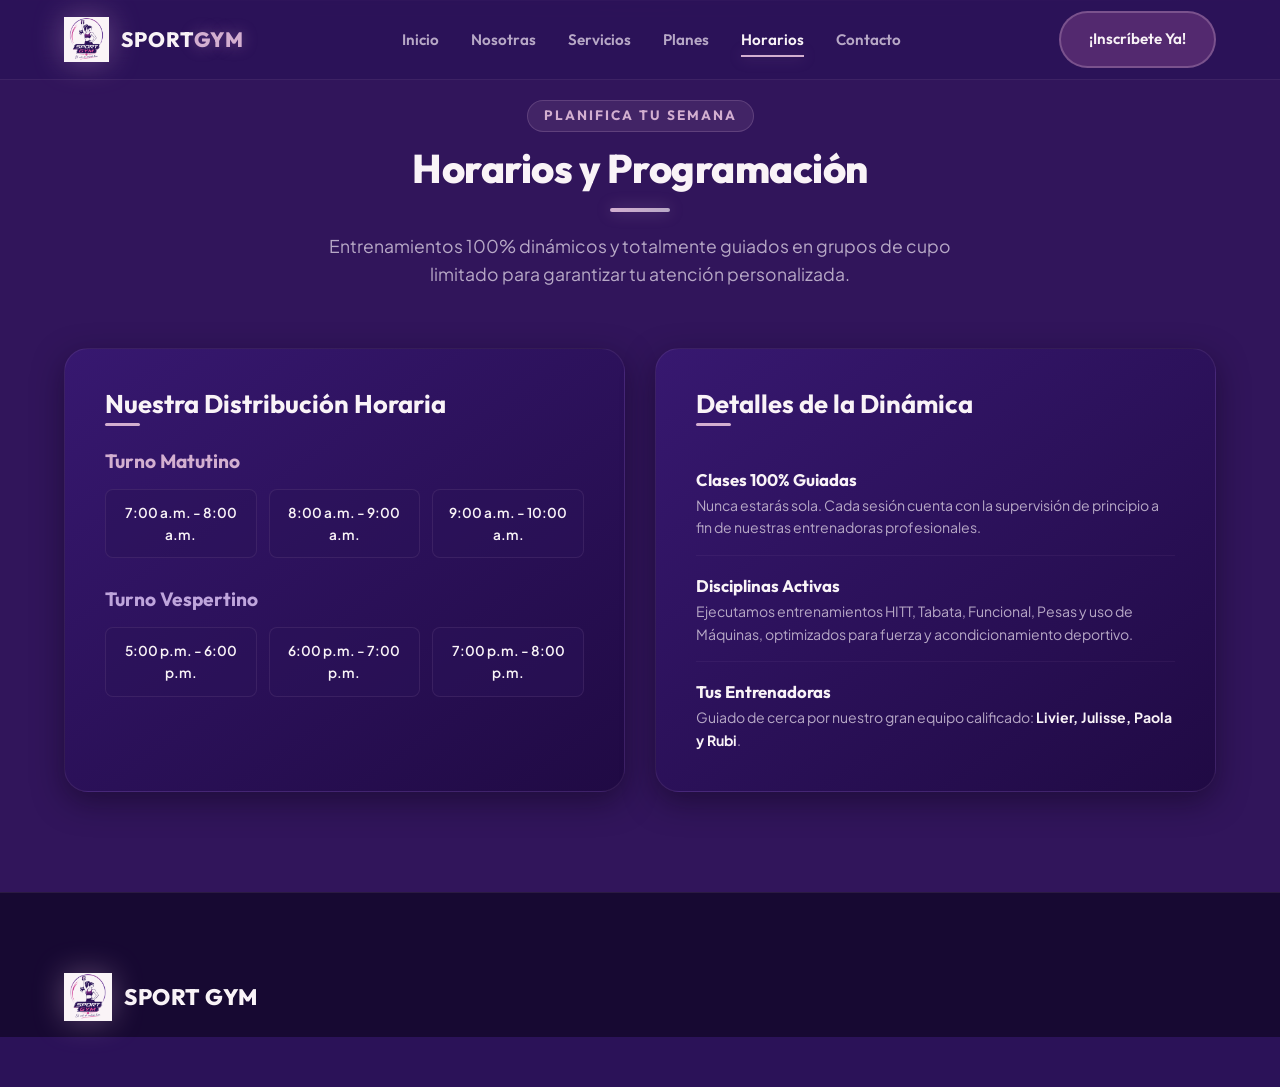
<file: horarios.html>
<!DOCTYPE html>
<html lang="es">
<head>
    <meta charset="UTF-8">
    <meta name="viewport" content="width=device-width, initial-scale=1.0">
    <title>Horarios | Sport Gym</title>
    <link rel="icon" href="Logosport.png" type="image/png">
    <link href="https://fonts.googleapis.com/css2?family=Outfit:wght@300;400;500;600;700;800&family=Plus+Jakarta+Sans:wght@300;400;500;600;700&display=swap" rel="stylesheet">
    <link rel="stylesheet" href="style.css">
</head>
<body>
    <header class="main-header">
        <div class="container header-container">
            <a href="index.html" class="logo-wrapper">
                <img src="Logosport.png" alt="Sport Gym Logo" class="nav-logo">
                <span class="logo-text">SPORT<span>GYM</span></span>
            </a>
            <nav class="nav-menu" id="nav-menu">
                <ul>
                    <li><a href="index.html" class="nav-link">Inicio</a></li>
                    <li><a href="nosotras.html" class="nav-link">Nosotras</a></li>
                    <li><a href="servicios.html" class="nav-link">Servicios</a></li>
                    <li><a href="planes.html" class="nav-link">Planes</a></li>
                    <li><a href="horarios.html" class="nav-link active">Horarios</a></li>
                    <li><a href="contacto.html" class="nav-link">Contacto</a></li>
                </ul>
            </nav>
            <div class="header-cta">
                <a href="https://wa.me/523881018275?text=Hola%20Sport%20Gym!" target="_blank" rel="noopener noreferrer" class="btn btn-secondary header-btn">¡Inscríbete Ya!</a>
            </div>
        </div>
    </header>

    <section id="horarios" class="horarios-section section-padding bg-alt">
        <div class="container">
            <div class="section-header text-center scroll-reveal">
                <span class="section-tag">Planifica tu Semana</span>
                <h2 class="section-title">Horarios y Programación</h2>
                <div class="title-bar"></div>
                <p class="section-subtitle">Entrenamientos 100% dinámicos y totalmente guiados en grupos de cupo limitado para garantizar tu atención personalizada.</p>
            </div>

            <div class="grid grid-2 horarios-layout scroll-reveal">
                <div class="horarios-info-block card-glow">
                    <h3>Nuestra Distribución Horaria</h3>
                    <div class="shift-block">
                        <h4 class="shift-title matutino">Turno Matutino</h4>
                        <div class="hours-grid">
                            <div class="hour-item">7:00 a.m. - 8:00 a.m.</div>
                            <div class="hour-item">8:00 a.m. - 9:00 a.m.</div>
                            <div class="hour-item">9:00 a.m. - 10:00 a.m.</div>
                        </div>
                    </div>
                    <div class="shift-block">
                        <h4 class="shift-title vespertino">Turno Vespertino</h4>
                        <div class="hours-grid">
                            <div class="hour-item">5:00 p.m. - 6:00 p.m.</div>
                            <div class="hour-item">6:00 p.m. - 7:00 p.m.</div>
                            <div class="hour-item">7:00 p.m. - 8:00 p.m.</div>
                        </div>
                    </div>
                </div>

                <div class="clases-detalles-block card-glow">
                    <h3>Detalles de la Dinámica</h3>
                    <div class="detail-row">
                        <div class="detail-content">
                            <h4>Clases 100% Guiadas</h4>
                            <p>Nunca estarás sola. Cada sesión cuenta con la supervisión de principio a fin de nuestras entrenadoras profesionales.</p>
                        </div>
                    </div>
                    <div class="detail-row">
                        <div class="detail-content">
                            <h4>Disciplinas Activas</h4>
                            <p>Ejecutamos entrenamientos HITT, Tabata, Funcional, Pesas y uso de Máquinas, optimizados para fuerza y acondicionamiento deportivo.</p>
                        </div>
                    </div>
                    <div class="detail-row">
                        <div class="detail-content">
                            <h4>Tus Entrenadoras</h4>
                            <p>Guiado de cerca por nuestro gran equipo calificado: <strong>Livier, Julisse, Paola y Rubi</strong>.</p>
                        </div>
                    </div>
                </div>
            </div>
        </div>
    </section>

    <footer class="main-footer">
        <div class="container footer-container">
            <div class="footer-info">
                <div class="footer-logo">
                    <img src="Logosport.png" alt="Sport Gym Logo" class="footer-logo-img">
                    <h4>SPORT GYM</h4>
                </div>
            </div>
        </div>
    </footer>

    <script src="script.js"></script>
</body>
</html>
</file>
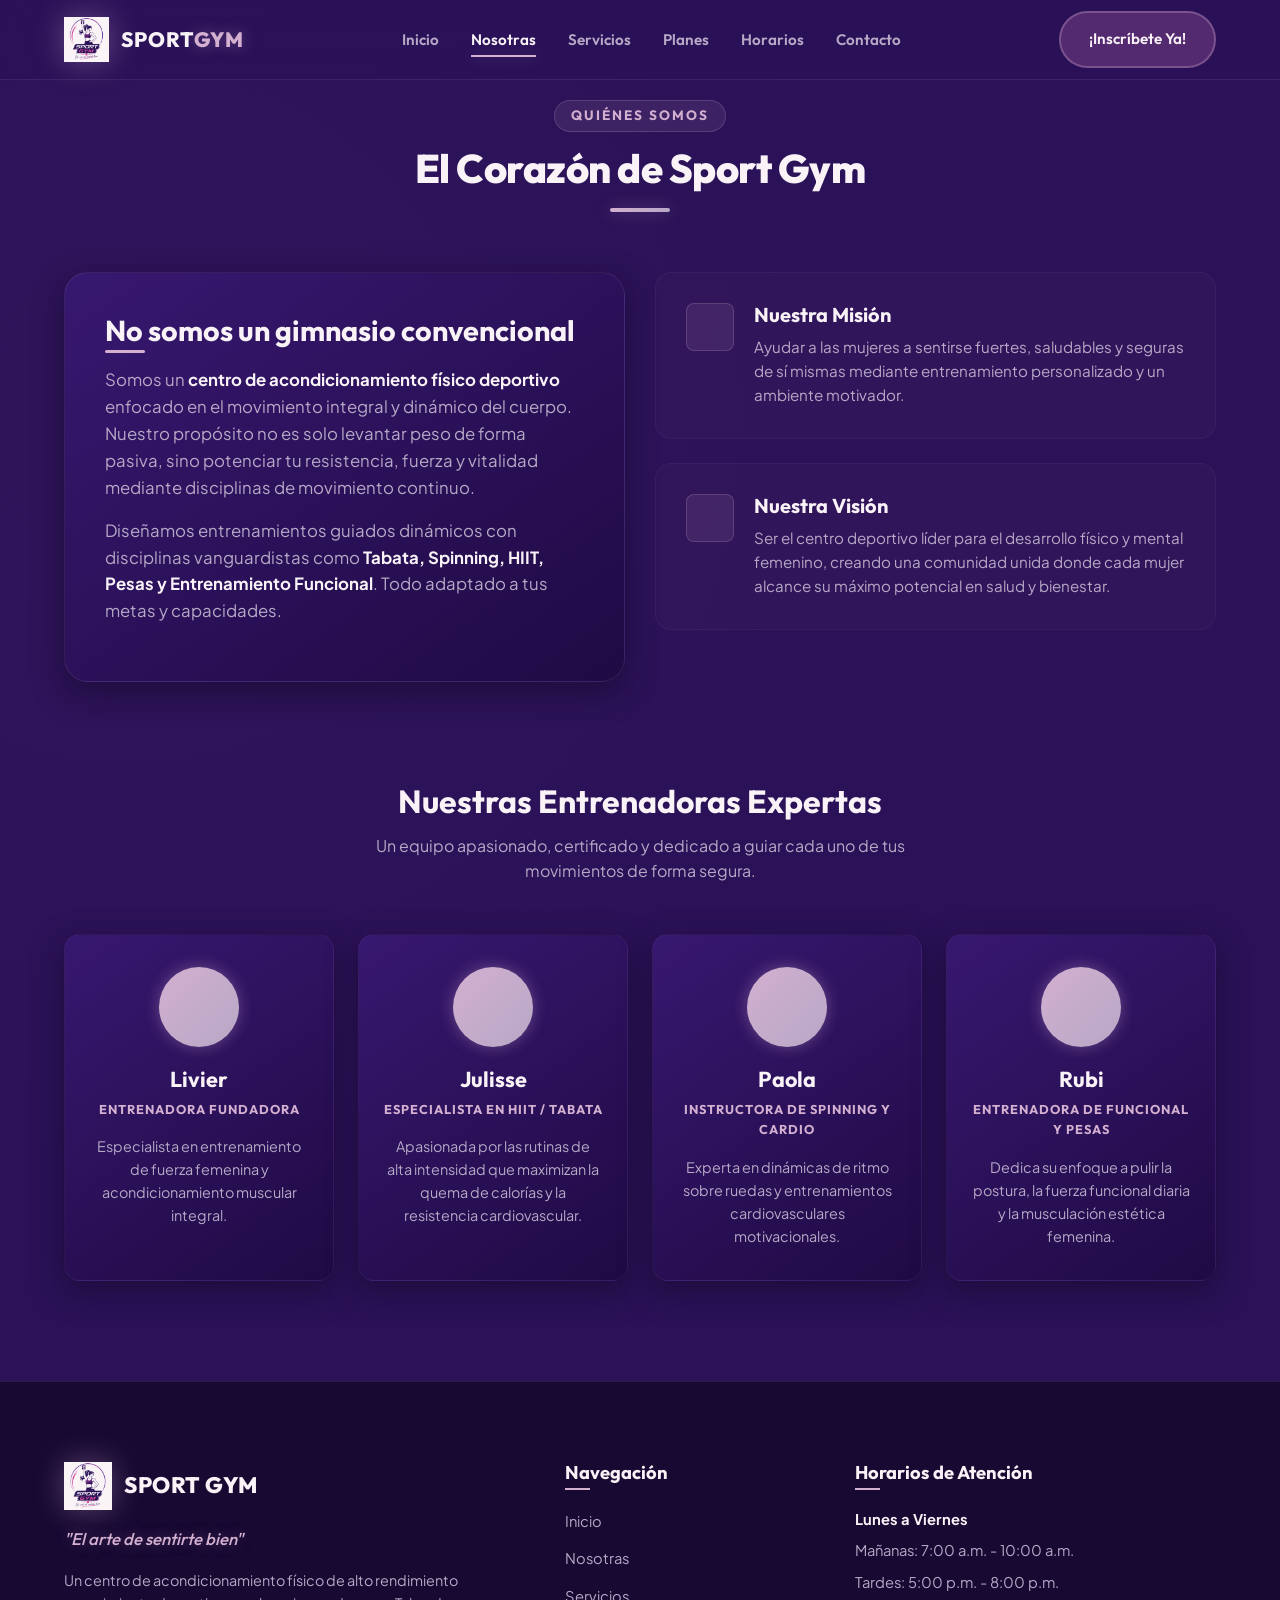
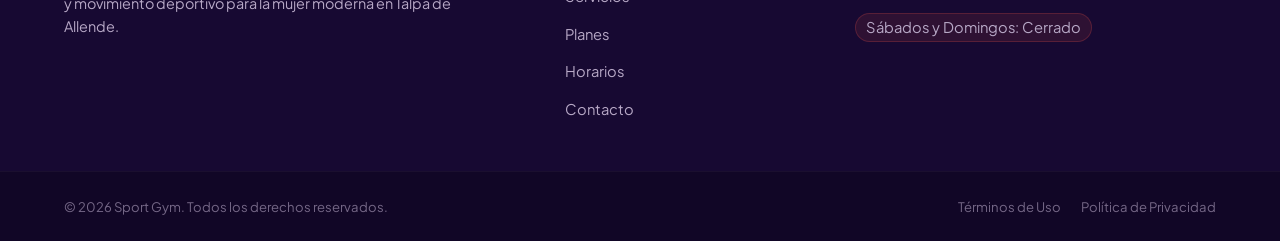
<file: nosotras.html>
<!DOCTYPE html>
<html lang="es">
<head>
    <meta charset="UTF-8">
    <meta name="viewport" content="width=device-width, initial-scale=1.0">
    <title>Nosotras | Sport Gym</title>
    <link rel="icon" href="Logosport.png" type="image/png">
    <link href="https://fonts.googleapis.com/css2?family=Outfit:wght@300;400;500;600;700;800&family=Plus+Jakarta+Sans:wght@300;400;500;600;700&display=swap" rel="stylesheet">
    <link rel="stylesheet" href="style.css">
</head>
<body>
    <header class="main-header">
        <div class="container header-container">
            <a href="index.html" class="logo-wrapper">
                <img src="Logosport.png" alt="Sport Gym Logo" class="nav-logo">
                <span class="logo-text">SPORT<span>GYM</span></span>
            </a>
            <button class="menu-toggle" aria-label="Abrir menú de navegación" id="mobile-menu-btn">
                <span class="hamburger-bar"></span>
                <span class="hamburger-bar"></span>
                <span class="hamburger-bar"></span>
            </button>
            <nav class="nav-menu" id="nav-menu">
                <ul>
                    <li><a href="index.html" class="nav-link">Inicio</a></li>
                    <li><a href="nosotras.html" class="nav-link active">Nosotras</a></li>
                    <li><a href="servicios.html" class="nav-link">Servicios</a></li>
                    <li><a href="planes.html" class="nav-link">Planes</a></li>
                    <li><a href="horarios.html" class="nav-link">Horarios</a></li>
                    <li><a href="contacto.html" class="nav-link">Contacto</a></li>
                </ul>
            </nav>
            <div class="header-cta">
                <a href="https://wa.me/523881018275?text=Hola%20Sport%20Gym!" target="_blank" rel="noopener noreferrer" class="btn btn-secondary header-btn">¡Inscríbete Ya!</a>
            </div>
        </div>
    </header>

    <!-- Nosotras Section -->
    <section id="nosotras" class="nosotras-section section-padding">
        <div class="container">
            <div class="section-header text-center scroll-reveal">
                <span class="section-tag">Quiénes Somos</span>
                <h2 class="section-title">El Corazón de Sport Gym</h2>
                <div class="title-bar"></div>
            </div>

            <!-- Focus Statement & Mission/Vision -->
            <div class="grid grid-2 nosotras-grid scroll-reveal">
                <div class="nosotras-info-card card-glow">
                    <h3>No somos un gimnasio convencional</h3>
                    <p class="focus-p">
                        Somos un <strong>centro de acondicionamiento físico deportivo</strong> enfocado en el movimiento integral y dinámico del cuerpo. Nuestro propósito no es solo levantar peso de forma pasiva, sino potenciar tu resistencia, fuerza y vitalidad mediante disciplinas de movimiento continuo.
                    </p>
                    <p class="focus-p">
                        Diseñamos entrenamientos guiados dinámicos con disciplinas vanguardistas como <strong>Tabata, Spinning, HIIT, Pesas y Entrenamiento Funcional</strong>. Todo adaptado a tus metas y capacidades.
                    </p>
                </div>
                <div class="nosotras-mission-card">
                    <div class="mission-item">
                        <div class="mission-icon"> <!-- ícono --> </div>
                        <div class="mission-text">
                            <h4>Nuestra Misión</h4>
                            <p>Ayudar a las mujeres a sentirse fuertes, saludables y seguras de sí mismas mediante entrenamiento personalizado y un ambiente motivador.</p>
                        </div>
                    </div>
                    
                    <div class="mission-item">
                        <div class="mission-icon"> <!-- ícono --> </div>
                        <div class="mission-text">
                            <h4>Nuestra Visión</h4>
                            <p>Ser el centro deportivo líder para el desarrollo físico y mental femenino, creando una comunidad unida donde cada mujer alcance su máximo potencial en salud y bienestar.</p>
                        </div>
                    </div>
                </div>
            </div>

            <!-- Trainers Sub-Section -->
            <div class="trainers-subsection scroll-reveal">
                <h3 class="subsection-title text-center">Nuestras Entrenadoras Expertas</h3>
                <p class="subsection-desc text-center">Un equipo apasionado, certificado y dedicado a guiar cada uno de tus movimientos de forma segura.</p>
                
                <div class="grid grid-4 trainers-grid">
                    <div class="trainer-card card-glow">
                        <div class="trainer-avatar-glow"> <!-- svg --> </div>
                        <h4 class="trainer-name">Livier</h4>
                        <span class="trainer-role">Entrenadora Fundadora</span>
                        <p class="trainer-bio">Especialista en entrenamiento de fuerza femenina y acondicionamiento muscular integral.</p>
                    </div>
                    <div class="trainer-card card-glow">
                        <div class="trainer-avatar-glow"> <!-- svg --> </div>
                        <h4 class="trainer-name">Julisse</h4>
                        <span class="trainer-role">Especialista en HIIT / Tabata</span>
                        <p class="trainer-bio">Apasionada por las rutinas de alta intensidad que maximizan la quema de calorías y la resistencia cardiovascular.</p>
                    </div>
                    <div class="trainer-card card-glow">
                        <div class="trainer-avatar-glow"> <!-- svg --> </div>
                        <h4 class="trainer-name">Paola</h4>
                        <span class="trainer-role">Instructora de Spinning y Cardio</span>
                        <p class="trainer-bio">Experta en dinámicas de ritmo sobre ruedas y entrenamientos cardiovasculares motivacionales.</p>
                    </div>
                    <div class="trainer-card card-glow">
                        <div class="trainer-avatar-glow"> <!-- svg --> </div>
                        <h4 class="trainer-name">Rubi</h4>
                        <span class="trainer-role">Entrenadora de Funcional y Pesas</span>
                        <p class="trainer-bio">Dedica su enfoque a pulir la postura, la fuerza funcional diaria y la musculación estética femenina.</p>
                    </div>
                </div>
            </div>
        </div>
    </section>

    <!-- Footer (copiado) -->
    <footer class="main-footer">
        <div class="container footer-container">
            <div class="footer-info">
                <div class="footer-logo">
                    <img src="Logosport.png" alt="Sport Gym Logo" class="footer-logo-img">
                    <h4>SPORT GYM</h4>
                </div>
                <p class="footer-slogan">"El arte de sentirte bien"</p>
                <p class="footer-text">Un centro de acondicionamiento físico de alto rendimiento y movimiento deportivo para la mujer moderna en Talpa de Allende.</p>
            </div>
            <div class="footer-links">
                <h5>Navegación</h5>
                <ul>
                    <li><a href="index.html">Inicio</a></li>
                    <li><a href="nosotras.html">Nosotras</a></li>
                    <li><a href="servicios.html">Servicios</a></li>
                    <li><a href="planes.html">Planes</a></li>
                    <li><a href="horarios.html">Horarios</a></li>
                    <li><a href="contacto.html">Contacto</a></li>
                </ul>
            </div>
            <div class="footer-hours">
                <h5>Horarios de Atención</h5>
                <p><strong>Lunes a Viernes</strong></p>
                <p>Mañanas: 7:00 a.m. - 10:00 a.m.</p>
                <p>Tardes: 5:00 p.m. - 8:00 p.m.</p>
                <p class="restricted-tag">Sábados y Domingos: Cerrado</p>
            </div>
        </div>
        <div class="footer-bottom">
            <div class="container footer-bottom-container">
                <p class="copyright">&copy; 2026 Sport Gym. Todos los derechos reservados.</p>
                <div class="bottom-links">
                    <a href="#">Términos de Uso</a>
                    <a href="#">Política de Privacidad</a>
                </div>
            </div>
        </div>
    </footer>

    <script src="script.js"></script>
</body>
</html>
</file>
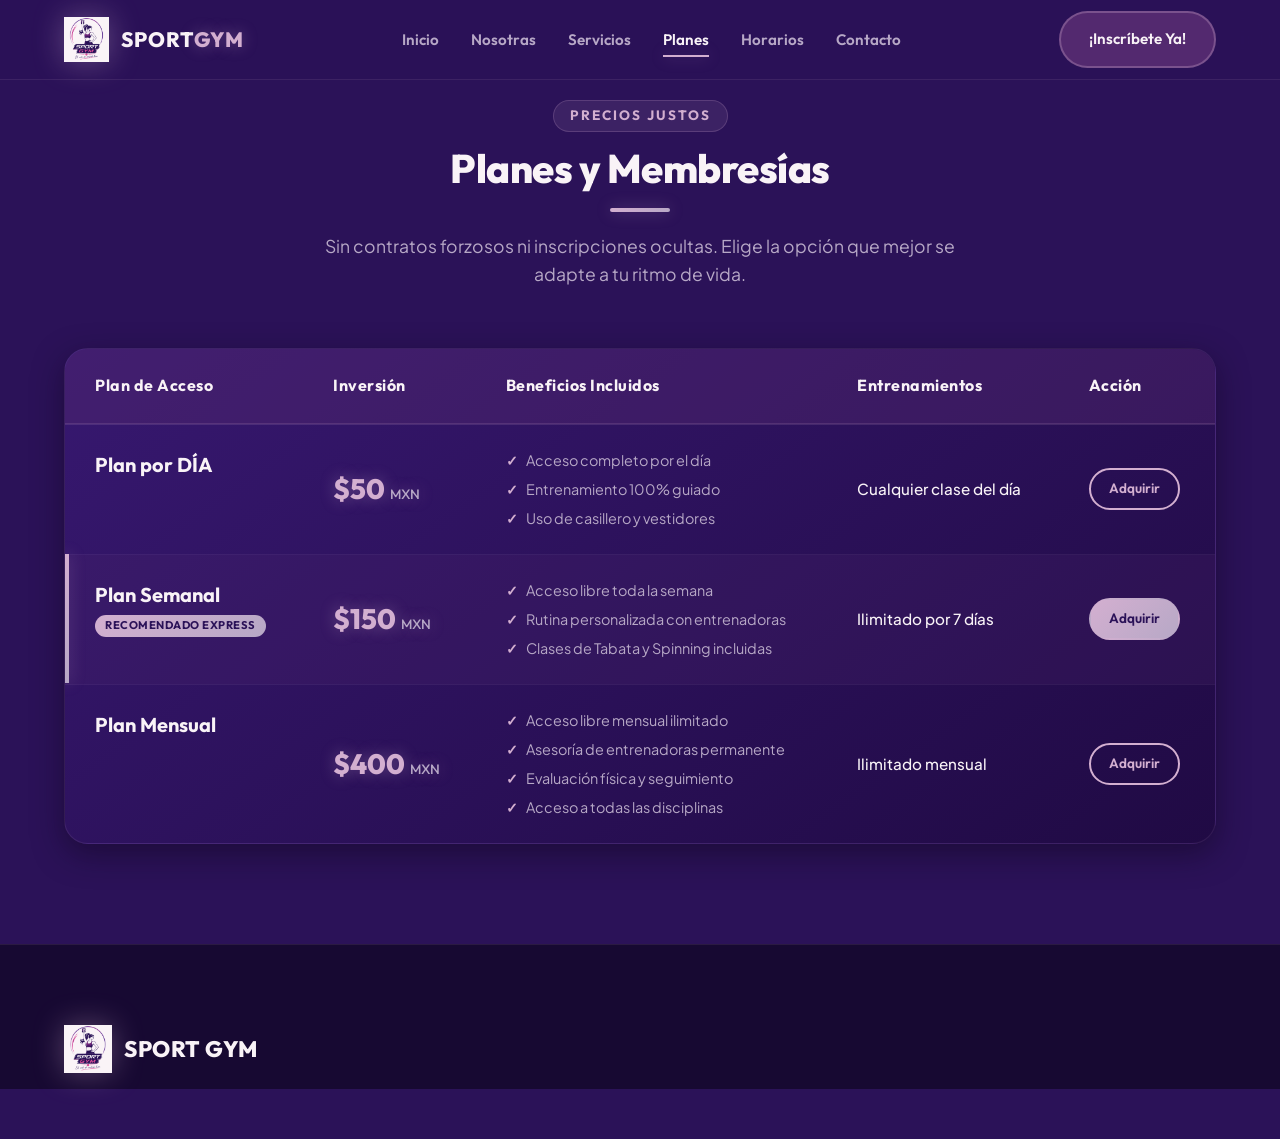
<file: planes.html>
<!DOCTYPE html>
<html lang="es">
<head>
    <meta charset="UTF-8">
    <meta name="viewport" content="width=device-width, initial-scale=1.0">
    <title>Planes | Sport Gym</title>
    <link rel="icon" href="Logosport.png" type="image/png">
    <link href="https://fonts.googleapis.com/css2?family=Outfit:wght@300;400;500;600;700;800&family=Plus+Jakarta+Sans:wght@300;400;500;600;700&display=swap" rel="stylesheet">
    <link rel="stylesheet" href="style.css">
</head>
<body>
    <header class="main-header">
        <div class="container header-container">
            <a href="index.html" class="logo-wrapper">
                <img src="Logosport.png" alt="Sport Gym Logo" class="nav-logo">
                <span class="logo-text">SPORT<span>GYM</span></span>
            </a>
            <nav class="nav-menu" id="nav-menu">
                <ul>
                    <li><a href="index.html" class="nav-link">Inicio</a></li>
                    <li><a href="nosotras.html" class="nav-link">Nosotras</a></li>
                    <li><a href="servicios.html" class="nav-link">Servicios</a></li>
                    <li><a href="planes.html" class="nav-link active">Planes</a></li>
                    <li><a href="horarios.html" class="nav-link">Horarios</a></li>
                    <li><a href="contacto.html" class="nav-link">Contacto</a></li>
                </ul>
            </nav>
            <div class="header-cta">
                <a href="https://wa.me/523881018275?text=Hola%20Sport%20Gym!" target="_blank" rel="noopener noreferrer" class="btn btn-secondary header-btn">¡Inscríbete Ya!</a>
            </div>
        </div>
    </header>

    <section id="planes" class="planes-section section-padding">
        <div class="container">
            <div class="section-header text-center scroll-reveal">
                <span class="section-tag">Precios Justos</span>
                <h2 class="section-title">Planes y Membresías</h2>
                <div class="title-bar"></div>
                <p class="section-subtitle">Sin contratos forzosos ni inscripciones ocultas. Elige la opción que mejor se adapte a tu ritmo de vida.</p>
            </div>

            <div class="table-responsive-wrapper scroll-reveal card-glow">
                <table class="elegant-pricing-table">
                    <thead>
                        <tr>
                            <th>Plan de Acceso</th>
                            <th>Inversión</th>
                            <th>Beneficios Incluidos</th>
                            <th>Entrenamientos</th>
                            <th>Acción</th>
                        </tr>
                    </thead>
                    <tbody>
                        <tr>
                            <td class="plan-name">Plan por DÍA</td>
                            <td class="plan-price">$50 <span class="currency">MXN</span></td>
                            <td class="plan-benefit">
                                <ul>
                                    <li>Acceso completo por el día</li>
                                    <li>Entrenamiento 100% guiado</li>
                                    <li>Uso de casillero y vestidores</li>
                                </ul>
                            </td>
                            <td class="plan-sessions">Cualquier clase del día</td>
                            <td>
                                <a href="https://wa.me/523881018275?text=Hola%20Sport%20Gym!%20Quiero%20entrenar%20por%20un%20D%C3%ADa%20($50)." target="_blank" rel="noopener noreferrer" class="btn btn-sm btn-outline">Adquirir</a>
                            </td>
                        </tr>
                        <tr class="highlighted-row">
                            <td class="plan-name">Plan Semanal<span class="row-badge">Recomendado Express</span></td>
                            <td class="plan-price">$150 <span class="currency">MXN</span></td>
                            <td class="plan-benefit">
                                <ul>
                                    <li>Acceso libre toda la semana</li>
                                    <li>Rutina personalizada con entrenadoras</li>
                                    <li>Clases de Tabata y Spinning incluidas</li>
                                </ul>
                            </td>
                            <td class="plan-sessions">Ilimitado por 7 días</td>
                            <td>
                                <a href="https://wa.me/523881018275?text=Hola%20Sport%20Gym!%20Quiero%20inscribirme%20al%20Plan%20Semanal%20($150)." target="_blank" rel="noopener noreferrer" class="btn btn-sm btn-primary">Adquirir</a>
                            </td>
                        </tr>
                        <tr>
                            <td class="plan-name">Plan Mensual</td>
                            <td class="plan-price">$400 <span class="currency">MXN</span></td>
                            <td class="plan-benefit">
                                <ul>
                                    <li>Acceso libre mensual ilimitado</li>
                                    <li>Asesoría de entrenadoras permanente</li>
                                    <li>Evaluación física y seguimiento</li>
                                    <li>Acceso a todas las disciplinas</li>
                                </ul>
                            </td>
                            <td class="plan-sessions">Ilimitado mensual</td>
                            <td>
                                <a href="https://wa.me/523881018275?text=Hola%20Sport%20Gym!%20Quiero%20inscribirme%20al%20Plan%20Mensual%20($400)." target="_blank" rel="noopener noreferrer" class="btn btn-sm btn-outline">Adquirir</a>
                            </td>
                        </tr>
                    </tbody>
                </table>
            </div>
        </div>
    </section>

    <footer class="main-footer">
        <div class="container footer-container">
            <div class="footer-info">
                <div class="footer-logo">
                    <img src="Logosport.png" alt="Sport Gym Logo" class="footer-logo-img">
                    <h4>SPORT GYM</h4>
                </div>
            </div>
        </div>
    </footer>

    <script src="script.js"></script>
</body>
</html>
</file>
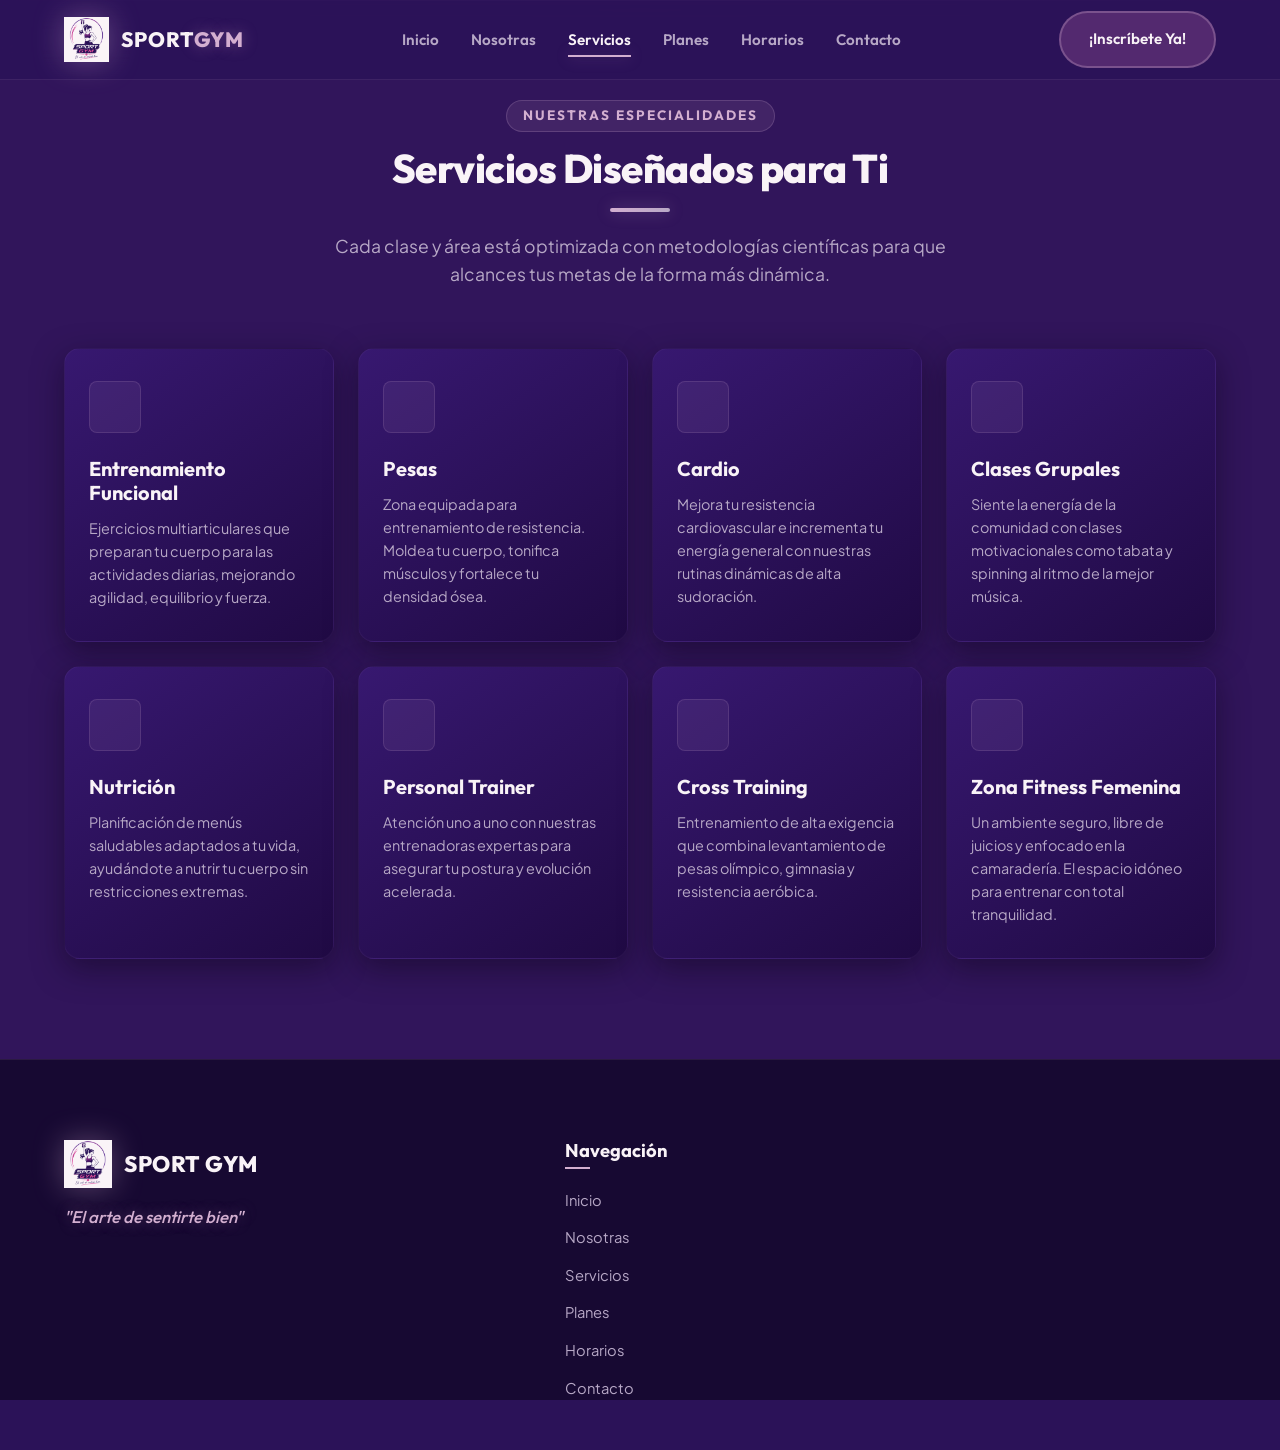
<file: servicios.html>
<!DOCTYPE html>
<html lang="es">
<head>
    <meta charset="UTF-8">
    <meta name="viewport" content="width=device-width, initial-scale=1.0">
    <title>Servicios | Sport Gym</title>
    <link rel="icon" href="Logosport.png" type="image/png">
    <link href="https://fonts.googleapis.com/css2?family=Outfit:wght@300;400;500;600;700;800&family=Plus+Jakarta+Sans:wght@300;400;500;600;700&display=swap" rel="stylesheet">
    <link rel="stylesheet" href="style.css">
</head>
<body>
    <header class="main-header">
        <div class="container header-container">
            <a href="index.html" class="logo-wrapper">
                <img src="Logosport.png" alt="Sport Gym Logo" class="nav-logo">
                <span class="logo-text">SPORT<span>GYM</span></span>
            </a>
            <nav class="nav-menu" id="nav-menu">
                <ul>
                    <li><a href="index.html" class="nav-link">Inicio</a></li>
                    <li><a href="nosotras.html" class="nav-link">Nosotras</a></li>
                    <li><a href="servicios.html" class="nav-link active">Servicios</a></li>
                    <li><a href="planes.html" class="nav-link">Planes</a></li>
                    <li><a href="horarios.html" class="nav-link">Horarios</a></li>
                    <li><a href="contacto.html" class="nav-link">Contacto</a></li>
                </ul>
            </nav>
            <div class="header-cta">
                <a href="https://wa.me/523881018275?text=Hola%20Sport%20Gym!" target="_blank" rel="noopener noreferrer" class="btn btn-secondary header-btn">¡Inscríbete Ya!</a>
            </div>
        </div>
    </header>

    <!-- Servicios Section -->
    <section id="servicios" class="servicios-section section-padding bg-alt">
        <div class="container">
            <div class="section-header text-center scroll-reveal">
                <span class="section-tag">Nuestras Especialidades</span>
                <h2 class="section-title">Servicios Diseñados para Ti</h2>
                <div class="title-bar"></div>
                <p class="section-subtitle">Cada clase y área está optimizada con metodologías científicas para que alcances tus metas de la forma más dinámica.</p>
            </div>

            <div class="grid grid-4 servicios-grid">
                <div class="servicio-card scroll-reveal">
                    <div class="servicio-icon-box"> <!-- svg --> </div>
                    <h3>Entrenamiento Funcional</h3>
                    <p>Ejercicios multiarticulares que preparan tu cuerpo para las actividades diarias, mejorando agilidad, equilibrio y fuerza.</p>
                </div>
                <div class="servicio-card scroll-reveal">
                    <div class="servicio-icon-box"> <!-- svg --> </div>
                    <h3>Pesas</h3>
                    <p>Zona equipada para entrenamiento de resistencia. Moldea tu cuerpo, tonifica músculos y fortalece tu densidad ósea.</p>
                </div>
                <div class="servicio-card scroll-reveal">
                    <div class="servicio-icon-box"> <!-- svg --> </div>
                    <h3>Cardio</h3>
                    <p>Mejora tu resistencia cardiovascular e incrementa tu energía general con nuestras rutinas dinámicas de alta sudoración.</p>
                </div>
                <div class="servicio-card scroll-reveal">
                    <div class="servicio-icon-box"> <!-- svg --> </div>
                    <h3>Clases Grupales</h3>
                    <p>Siente la energía de la comunidad con clases motivacionales como tabata y spinning al ritmo de la mejor música.</p>
                </div>
                <div class="servicio-card scroll-reveal">
                    <div class="servicio-icon-box"> <!-- svg --> </div>
                    <h3>Nutrición</h3>
                    <p>Planificación de menús saludables adaptados a tu vida, ayudándote a nutrir tu cuerpo sin restricciones extremas.</p>
                </div>
                <div class="servicio-card scroll-reveal">
                    <div class="servicio-icon-box"> <!-- svg --> </div>
                    <h3>Personal Trainer</h3>
                    <p>Atención uno a uno con nuestras entrenadoras expertas para asegurar tu postura y evolución acelerada.</p>
                </div>
                <div class="servicio-card scroll-reveal">
                    <div class="servicio-icon-box"> <!-- svg --> </div>
                    <h3>Cross Training</h3>
                    <p>Entrenamiento de alta exigencia que combina levantamiento de pesas olímpico, gimnasia y resistencia aeróbica.</p>
                </div>
                <div class="servicio-card scroll-reveal">
                    <div class="servicio-icon-box"> <!-- svg --> </div>
                    <h3>Zona Fitness Femenina</h3>
                    <p>Un ambiente seguro, libre de juicios y enfocado en la camaradería. El espacio idóneo para entrenar con total tranquilidad.</p>
                </div>
            </div>
        </div>
    </section>

    <!-- Footer -->
    <footer class="main-footer">
        <div class="container footer-container">
            <div class="footer-info">
                <div class="footer-logo">
                    <img src="Logosport.png" alt="Sport Gym Logo" class="footer-logo-img">
                    <h4>SPORT GYM</h4>
                </div>
                <p class="footer-slogan">"El arte de sentirte bien"</p>
            </div>
            <div class="footer-links">
                <h5>Navegación</h5>
                <ul>
                    <li><a href="index.html">Inicio</a></li>
                    <li><a href="nosotras.html">Nosotras</a></li>
                    <li><a href="servicios.html">Servicios</a></li>
                    <li><a href="planes.html">Planes</a></li>
                    <li><a href="horarios.html">Horarios</a></li>
                    <li><a href="contacto.html">Contacto</a></li>
                </ul>
            </div>
        </div>
    </footer>

    <script src="script.js"></script>
</body>
</html>
</file>
<file: style.css>
/* ==========================================================================
   SPORT GYM - SISTEMA DE DISEÑO PREMIUM (CSS)
   Colorimetría: #F9F3F7 (Claro), #2B1258 (Oscuro), #53296F (Medio), 
                 #D3AFD0 (Acento), #B7A8C6 (Muted)
   ========================================================================== */

/* Variables del Sistema */
:root {
    --bg-dark: #2B1258;
    --bg-medium: #53296F;
    --accent-light: #D3AFD0;
    --text-muted: #B7A8C6;
    --text-light: #F9F3F7;
    
    /* Degradados Premium */
    --gradient-primary: linear-gradient(135deg, #2B1258 0%, #53296F 100%);
    --gradient-accent: linear-gradient(135deg, #D3AFD0 0%, #B7A8C6 100%);
    --gradient-glow: linear-gradient(135deg, #F9F3F7 0%, #D3AFD0 50%, #53296F 100%);
    --gradient-dark-card: linear-gradient(145deg, #371870 0%, #200a44 100%);
    
    /* Sombras y Brillos (Glow) */
    --glow-light: 0 0 15px rgba(211, 175, 208, 0.35);
    --glow-strong: 0 0 25px rgba(211, 175, 208, 0.7);
    --shadow-card: 0 10px 30px rgba(15, 5, 30, 0.5);
    
    /* Tipografías */
    --font-title: 'Outfit', sans-serif;
    --font-body: 'Plus Jakarta Sans', sans-serif;
    
    /* Transiciones */
    --transition-smooth: all 0.4s cubic-bezier(0.16, 1, 0.3, 1);
    --transition-fast: all 0.2s ease;
    
    /* Bordes y Radios */
    --radius-sm: 8px;
    --radius-md: 16px;
    --radius-lg: 24px;
    --radius-full: 9999px;
}

/* Reset y Estilos Globales */
*, *::before, *::after {
    box-sizing: border-box;
    margin: 0;
    padding: 0;
}

html {
    font-size: 16px;
    scroll-behavior: smooth;
    scroll-padding-top: 80px;
}

body {
    font-family: var(--font-body);
    background-color: var(--bg-dark);
    color: var(--text-muted);
    line-height: 1.6;
    overflow-x: hidden;
}

/* Tipografía de Encabezados */
h1, h2, h3, h4, h5, h6 {
    font-family: var(--font-title);
    color: var(--text-light);
    font-weight: 700;
    line-height: 1.2;
}

a {
    color: var(--accent-light);
    text-decoration: none;
    transition: var(--transition-fast);
}

img {
    max-width: 100%;
    height: auto;
    display: block;
}

/* Preloader */
#preloader {
    position: fixed;
    top: 0;
    left: 0;
    width: 100%;
    height: 100%;
    background-color: var(--bg-dark);
    z-index: 9999;
    display: flex;
    justify-content: center;
    align-items: center;
    transition: opacity 0.5s ease, visibility 0.5s ease;
}

#preloader.fade-out {
    opacity: 0;
    visibility: hidden;
}

.spinner {
    width: 50px;
    height: 50px;
    position: relative;
    margin: 100px auto;
}

.double-bounce1, .double-bounce2 {
    width: 100%;
    height: 100%;
    border-radius: 50%;
    background-color: var(--accent-light);
    opacity: 0.6;
    position: absolute;
    top: 0;
    left: 0;
    animation: sk-bounce 2.0s infinite ease-in-out;
}

.double-bounce2 {
    animation-delay: -1.0s;
}

@keyframes sk-bounce {
    0%, 100% { transform: scale(0.0) }
    50% { transform: scale(1.0) }
}

/* Scrollbar Personalizado */
::-webkit-scrollbar {
    width: 10px;
}

::-webkit-scrollbar-track {
    background: var(--bg-dark);
}

::-webkit-scrollbar-thumb {
    background: var(--bg-medium);
    border-radius: var(--radius-full);
    border: 2px solid var(--bg-dark);
}

::-webkit-scrollbar-thumb:hover {
    background: var(--accent-light);
}

/* Clases de Utilidad y Contenedores */
.container {
    width: 100%;
    max-width: 1200px;
    margin: 0 auto;
    padding: 0 24px;
}

.section-padding {
    padding: 100px 0;
}

.bg-alt {
    background-color: rgba(83, 41, 111, 0.15);
    position: relative;
}

.bg-alt::before {
    content: '';
    position: absolute;
    top: 0;
    left: 0;
    right: 0;
    height: 1px;
    background: linear-gradient(90deg, transparent, var(--accent-light), transparent);
    opacity: 0.3;
}

.text-center {
    text-align: center;
}

/* Grillas */
.grid {
    display: grid;
    gap: 30px;
}

.grid-2 { grid-template-columns: repeat(2, 1fr); }
.grid-3 { grid-template-columns: repeat(3, 1fr); }
.grid-4 { grid-template-columns: repeat(4, 1fr); }

/* Botones Premium */
.btn {
    display: inline-flex;
    align-items: center;
    justify-content: center;
    font-family: var(--font-title);
    font-weight: 600;
    padding: 14px 28px;
    border-radius: var(--radius-full);
    font-size: 0.95rem;
    cursor: pointer;
    transition: var(--transition-smooth);
    border: 2px solid transparent;
}

.btn-sm {
    padding: 8px 18px;
    font-size: 0.85rem;
}

.btn-full {
    width: 100%;
}

.btn-primary {
    background: var(--gradient-accent);
    color: var(--bg-dark);
}

.btn-primary:hover {
    transform: translateY(-3px);
    box-shadow: var(--glow-strong);
    background: #F9F3F7;
    color: #2B1258;
}

.btn-secondary {
    background-color: var(--bg-medium);
    color: var(--text-light);
    border-color: rgba(211, 175, 208, 0.3);
}

.btn-secondary:hover {
    background-color: var(--accent-light);
    color: var(--bg-dark);
    transform: translateY(-2px);
    box-shadow: var(--glow-light);
}

.btn-outline {
    background-color: transparent;
    border-color: var(--accent-light);
    color: var(--accent-light);
}

.btn-outline:hover {
    background-color: var(--accent-light);
    color: var(--bg-dark);
    transform: translateY(-3px);
    box-shadow: var(--glow-light);
}

.btn-glow {
    box-shadow: var(--glow-light);
}

/* Efecto Glow en Tarjetas */
.card-glow {
    position: relative;
    z-index: 1;
}

.card-glow::after {
    content: '';
    position: absolute;
    top: 0;
    left: 0;
    right: 0;
    bottom: 0;
    border-radius: inherit;
    box-shadow: var(--glow-light);
    opacity: 0;
    transition: var(--transition-smooth);
    z-index: -1;
    pointer-events: none;
}

.card-glow:hover::after {
    opacity: 1;
}

/* Encabezados de Sección */
.section-header {
    margin-bottom: 60px;
}

.section-tag {
    font-family: var(--font-title);
    font-size: 0.85rem;
    text-transform: uppercase;
    letter-spacing: 2px;
    color: var(--accent-light);
    font-weight: 700;
    display: inline-block;
    margin-bottom: 12px;
    padding: 4px 16px;
    border-radius: var(--radius-full);
    background-color: rgba(211, 175, 208, 0.1);
    border: 1px solid rgba(211, 175, 208, 0.2);
}

.section-title {
    font-size: 2.5rem;
    font-weight: 800;
    letter-spacing: -0.5px;
    margin-bottom: 16px;
}

.title-bar {
    width: 60px;
    height: 4px;
    background: var(--gradient-accent);
    margin: 0 auto 20px auto;
    border-radius: var(--radius-full);
    box-shadow: var(--glow-light);
}

.section-subtitle {
    max-width: 650px;
    margin: 0 auto;
    font-size: 1.1rem;
    color: var(--text-muted);
}

/* Texto con Degradado */
.gradient-text {
    background: linear-gradient(135deg, var(--text-light) 20%, var(--accent-light) 60%, var(--bg-medium) 100%);
    -webkit-background-clip: text;
    -webkit-text-fill-color: transparent;
}

/* ==========================================================================
   HEADER & NAVBAR
   ========================================================================== */
.main-header {
    position: fixed;
    top: 0;
    left: 0;
    width: 100%;
    height: 80px;
    z-index: 1000;
    background-color: rgba(43, 18, 88, 0.8);
    backdrop-filter: blur(16px);
    -webkit-backdrop-filter: blur(16px);
    border-bottom: 1px solid rgba(211, 175, 208, 0.1);
    transition: var(--transition-smooth);
}

.main-header.scrolled {
    height: 70px;
    background-color: rgba(43, 18, 88, 0.95);
    box-shadow: 0 4px 30px rgba(0, 0, 0, 0.3);
}

.header-container {
    height: 100%;
    display: flex;
    align-items: center;
    justify-content: space-between;
}

.logo-wrapper {
    display: flex;
    align-items: center;
    gap: 12px;
}

.nav-logo {
    height: 45px;
    width: auto;
    filter: drop-shadow(var(--glow-light));
    transition: var(--transition-smooth);
}

.main-header.scrolled .nav-logo {
    height: 38px;
}

.logo-text {
    font-family: var(--font-title);
    font-weight: 800;
    font-size: 1.3rem;
    letter-spacing: 1px;
    color: var(--text-light);
}

.logo-text span {
    color: var(--accent-light);
    text-shadow: var(--glow-light);
}

/* Menú de Navegación */
.nav-menu ul {
    display: flex;
    list-style: none;
    gap: 32px;
}

.nav-link {
    font-family: var(--font-title);
    font-weight: 600;
    font-size: 0.95rem;
    color: var(--text-muted);
    padding: 8px 0;
    position: relative;
}

.nav-link::after {
    content: '';
    position: absolute;
    bottom: 0;
    left: 0;
    width: 0;
    height: 2px;
    background-color: var(--accent-light);
    box-shadow: var(--glow-light);
    transition: var(--transition-smooth);
}

.nav-link:hover, .nav-link.active {
    color: var(--text-light);
}

.nav-link:hover::after, .nav-link.active::after {
    width: 100%;
}

/* Botón Menú Móvil */
.menu-toggle {
    display: none;
    flex-direction: column;
    justify-content: space-between;
    width: 30px;
    height: 20px;
    background: transparent;
    border: none;
    cursor: pointer;
    z-index: 1001;
}

.hamburger-bar {
    width: 100%;
    height: 2.5px;
    background-color: var(--text-light);
    border-radius: var(--radius-full);
    transition: var(--transition-smooth);
}

/* ==========================================================================
   HERO / INICIO SECTION
   ========================================================================== */
.hero-section {
    position: relative;
    min-height: 100vh;
    padding-top: 120px;
    display: flex;
    align-items: center;
    overflow: hidden;
}

/* Luces de Fondo (Glow) */
.hero-glow-1 {
    position: absolute;
    width: 500px;
    height: 500px;
    top: -100px;
    right: -100px;
    background: radial-gradient(circle, rgba(83, 41, 111, 0.4) 0%, transparent 70%);
    z-index: 0;
    pointer-events: none;
}

.hero-glow-2 {
    position: absolute;
    width: 600px;
    height: 600px;
    bottom: -200px;
    left: -150px;
    background: radial-gradient(circle, rgba(211, 175, 208, 0.15) 0%, transparent 60%);
    z-index: 0;
    pointer-events: none;
}

.hero-container {
    display: grid;
    grid-template-columns: 1.2fr 0.8fr;
    gap: 40px;
    align-items: center;
    position: relative;
    z-index: 2;
}

.hero-content {
    max-width: 650px;
}

.badge-new {
    display: inline-flex;
    align-items: center;
    background-color: rgba(211, 175, 208, 0.1);
    border: 1px solid rgba(211, 175, 208, 0.2);
    color: var(--accent-light);
    padding: 6px 16px;
    border-radius: var(--radius-full);
    font-size: 0.8rem;
    font-weight: 700;
    letter-spacing: 1px;
    text-transform: uppercase;
    margin-bottom: 24px;
    animation: pulse-glow 2.5s infinite;
}

@keyframes pulse-glow {
    0%, 100% { box-shadow: 0 0 5px rgba(211, 175, 208, 0.2); }
    50% { box-shadow: 0 0 15px rgba(211, 175, 208, 0.5); }
}

.hero-title {
    font-size: 3.5rem;
    font-weight: 800;
    line-height: 1.1;
    margin-bottom: 24px;
    letter-spacing: -1px;
}

.hero-subtitle {
    font-size: 1.15rem;
    margin-bottom: 40px;
    color: var(--text-muted);
}

.hero-actions {
    display: flex;
    gap: 16px;
    flex-wrap: wrap;
}

/* Contenedor del Logo de Bienvenida */
.hero-image-wrapper {
    display: flex;
    justify-content: center;
    align-items: center;
}

.logo-glow-container {
    position: relative;
    width: 100%;
    max-width: 320px;
    aspect-ratio: 1;
    border-radius: 50%;
    background: radial-gradient(circle, rgba(83, 41, 111, 0.2) 0%, transparent 70%);
    display: flex;
    justify-content: center;
    align-items: center;
    animation: float-logo 6s ease-in-out infinite;
}

.hero-logo-img {
    width: 85%;
    height: auto;
    filter: drop-shadow(0 0 25px rgba(211, 175, 208, 0.5));
    transition: var(--transition-smooth);
}

.hero-logo-img:hover {
    transform: scale(1.05) rotate(3deg);
    filter: drop-shadow(0 0 40px rgba(211, 175, 208, 0.8));
}

@keyframes float-logo {
    0%, 100% { transform: translateY(0); }
    50% { transform: translateY(-15px); }
}

/* Animaciones del Hero de entrada */
.fade-in-up {
    opacity: 0;
    transform: translateY(30px);
    animation: fadeInUp 1s cubic-bezier(0.16, 1, 0.3, 1) forwards;
}

.delay-1 {
    animation-delay: 0.3s;
}

@keyframes fadeInUp {
    to {
        opacity: 1;
        transform: translateY(0);
    }
}

/* Botón Desplazamiento */
.scroll-down-wrapper {
    position: absolute;
    bottom: 30px;
    left: 50%;
    transform: translateX(-50%);
    z-index: 2;
}

.scroll-down {
    width: 28px;
    height: 48px;
    border-radius: var(--radius-full);
    border: 2px solid var(--text-muted);
    display: flex;
    justify-content: center;
    padding-top: 8px;
    transition: var(--transition-fast);
}

.scroll-down:hover {
    border-color: var(--accent-light);
    box-shadow: var(--glow-light);
}

.scroll-dot {
    width: 6px;
    height: 6px;
    background-color: var(--accent-light);
    border-radius: 50%;
    animation: scroll-dot-anim 1.5s infinite;
}

@keyframes scroll-dot-anim {
    0% { transform: translateY(0); opacity: 0; }
    50% { opacity: 1; }
    100% { transform: translateY(16px); opacity: 0; }
}

/* ==========================================================================
   NOSOTRAS & ENFOQUE
   ========================================================================== */
.nosotras-section {
    position: relative;
    background: radial-gradient(circle at 10% 30%, rgba(83, 41, 111, 0.1) 0%, transparent 50%);
}

.nosotras-grid {
    align-items: stretch;
    margin-bottom: 70px;
}

.nosotras-info-card {
    background: var(--gradient-dark-card);
    border: 1px solid rgba(211, 175, 208, 0.1);
    border-radius: var(--radius-lg);
    padding: 40px;
    display: flex;
    flex-direction: column;
    justify-content: center;
    box-shadow: var(--shadow-card);
    transition: var(--transition-smooth);
}

.nosotras-info-card:hover {
    border-color: rgba(211, 175, 208, 0.25);
    transform: translateY(-4px);
}

.nosotras-info-card h3 {
    font-size: 1.8rem;
    margin-bottom: 20px;
    position: relative;
    display: inline-block;
}

.nosotras-info-card h3::after {
    content: '';
    position: absolute;
    bottom: -6px;
    left: 0;
    width: 40px;
    height: 3px;
    background-color: var(--accent-light);
    border-radius: var(--radius-full);
}

.focus-p {
    font-size: 1.05rem;
    color: var(--text-muted);
    margin-bottom: 16px;
}

.focus-p strong {
    color: var(--text-light);
}

.nosotras-mission-card {
    display: flex;
    flex-direction: column;
    gap: 24px;
}

.mission-item {
    background: rgba(83, 41, 111, 0.15);
    border: 1px solid rgba(211, 175, 208, 0.05);
    border-radius: var(--radius-md);
    padding: 30px;
    display: flex;
    gap: 20px;
    align-items: flex-start;
    transition: var(--transition-smooth);
}

.mission-item:hover {
    background: rgba(83, 41, 111, 0.25);
    border-color: rgba(211, 175, 208, 0.15);
    transform: translateX(5px);
}

.mission-icon {
    flex-shrink: 0;
    width: 48px;
    height: 48px;
    border-radius: var(--radius-sm);
    background-color: rgba(211, 175, 208, 0.1);
    color: var(--accent-light);
    display: flex;
    justify-content: center;
    align-items: center;
    border: 1px solid rgba(211, 175, 208, 0.2);
}

.mission-icon svg {
    width: 24px;
    height: 24px;
}

.mission-text h4 {
    font-size: 1.25rem;
    margin-bottom: 8px;
}

.mission-text p {
    color: var(--text-muted);
    font-size: 0.95rem;
}

/* Sección Interna de Entrenadoras */
.trainers-subsection {
    margin-top: 100px;
}

.subsection-title {
    font-size: 2rem;
    margin-bottom: 12px;
}

.subsection-desc {
    max-width: 600px;
    margin: 0 auto 50px auto;
    color: var(--text-muted);
}

.trainers-grid {
    gap: 24px;
}

.trainer-card {
    background: var(--gradient-dark-card);
    border: 1px solid rgba(211, 175, 208, 0.06);
    border-radius: var(--radius-md);
    padding: 32px 24px;
    text-align: center;
    box-shadow: var(--shadow-card);
    transition: var(--transition-smooth);
}

.trainer-card:hover {
    transform: translateY(-8px);
    border-color: rgba(211, 175, 208, 0.3);
}

.trainer-avatar-glow {
    width: 80px;
    height: 80px;
    border-radius: 50%;
    margin: 0 auto 20px auto;
    background: var(--gradient-accent);
    display: flex;
    justify-content: center;
    align-items: center;
    color: var(--bg-dark);
    box-shadow: var(--glow-light);
    position: relative;
}

.trainer-card:hover .trainer-avatar-glow {
    box-shadow: var(--glow-strong);
    transform: scale(1.05);
}

.trainer-placeholder-svg {
    width: 38px;
    height: 38px;
}

.trainer-name {
    font-size: 1.35rem;
    margin-bottom: 6px;
}

.trainer-role {
    font-family: var(--font-title);
    font-size: 0.8rem;
    text-transform: uppercase;
    letter-spacing: 1px;
    color: var(--accent-light);
    display: block;
    margin-bottom: 16px;
    font-weight: 700;
}

.trainer-bio {
    font-size: 0.9rem;
    color: var(--text-muted);
}

/* ==========================================================================
   SERVICIOS
   ========================================================================== */
.servicios-grid {
    gap: 24px;
}

.servicio-card {
    background: var(--gradient-dark-card);
    border: 1px solid rgba(211, 175, 208, 0.05);
    border-radius: var(--radius-md);
    padding: 32px 24px;
    box-shadow: var(--shadow-card);
    transition: var(--transition-smooth);
    position: relative;
    overflow: hidden;
}

.servicio-card::before {
    content: '';
    position: absolute;
    top: 0;
    left: 0;
    width: 100%;
    height: 3px;
    background: var(--gradient-accent);
    transform: scaleX(0);
    transform-origin: left;
    transition: var(--transition-smooth);
}

.servicio-card:hover {
    transform: translateY(-8px);
    border-color: rgba(211, 175, 208, 0.25);
    box-shadow: 0 15px 35px rgba(15, 5, 30, 0.7), var(--glow-light);
}

.servicio-card:hover::before {
    transform: scaleX(1);
}

.servicio-icon-box {
    width: 52px;
    height: 52px;
    border-radius: var(--radius-sm);
    background-color: rgba(211, 175, 208, 0.08);
    border: 1px solid rgba(211, 175, 208, 0.15);
    display: flex;
    justify-content: center;
    align-items: center;
    color: var(--accent-light);
    margin-bottom: 24px;
    transition: var(--transition-smooth);
}

.servicio-card:hover .servicio-icon-box {
    background-color: var(--accent-light);
    color: var(--bg-dark);
    box-shadow: var(--glow-light);
    transform: rotate(5deg) scale(1.05);
}

.servicio-icon-box svg {
    width: 26px;
    height: 26px;
}

.servicio-card h3 {
    font-size: 1.25rem;
    margin-bottom: 12px;
}

.servicio-card p {
    font-size: 0.9rem;
    color: var(--text-muted);
}

/* ==========================================================================
   PLANES / MEMBRESÍAS
   ========================================================================== */
.table-responsive-wrapper {
    background: var(--gradient-dark-card);
    border: 1px solid rgba(211, 175, 208, 0.1);
    border-radius: var(--radius-lg);
    box-shadow: var(--shadow-card);
    overflow-x: auto;
    margin-top: 40px;
    transition: var(--transition-smooth);
}

.table-responsive-wrapper:hover {
    border-color: rgba(211, 175, 208, 0.25);
}

.elegant-pricing-table {
    width: 100%;
    border-collapse: collapse;
    text-align: left;
    min-width: 800px;
}

.elegant-pricing-table th, 
.elegant-pricing-table td {
    padding: 24px 30px;
    vertical-align: middle;
}

.elegant-pricing-table th {
    font-family: var(--font-title);
    background-color: rgba(83, 41, 111, 0.4);
    color: var(--text-light);
    font-weight: 700;
    font-size: 1rem;
    border-bottom: 2px solid rgba(211, 175, 208, 0.15);
    letter-spacing: 0.5px;
}

.elegant-pricing-table tbody tr {
    border-bottom: 1px solid rgba(211, 175, 208, 0.08);
    transition: var(--transition-fast);
}

.elegant-pricing-table tbody tr:last-child {
    border-bottom: none;
}

.elegant-pricing-table tbody tr:hover {
    background-color: rgba(83, 41, 111, 0.12);
}

.plan-name {
    font-family: var(--font-title);
    font-size: 1.25rem;
    font-weight: 700;
    color: var(--text-light);
    display: flex;
    flex-direction: column;
    gap: 4px;
}

.row-badge {
    align-self: flex-start;
    font-size: 0.7rem;
    background: var(--gradient-accent);
    color: var(--bg-dark);
    padding: 2px 10px;
    border-radius: var(--radius-full);
    font-weight: 700;
    letter-spacing: 0.5px;
    text-transform: uppercase;
}

.plan-price {
    font-family: var(--font-title);
    font-size: 1.75rem;
    font-weight: 800;
    color: var(--accent-light);
    text-shadow: var(--glow-light);
}

.plan-price .currency {
    font-size: 0.85rem;
    font-weight: 500;
    color: var(--text-muted);
}

.plan-benefit ul {
    list-style: none;
    display: flex;
    flex-direction: column;
    gap: 6px;
}

.plan-benefit li {
    font-size: 0.9rem;
    display: flex;
    align-items: center;
    gap: 8px;
    color: var(--text-muted);
}

.plan-benefit li::before {
    content: '✓';
    color: var(--accent-light);
    font-weight: bold;
}

.plan-sessions {
    font-size: 0.95rem;
    font-weight: 500;
    color: var(--text-light);
}

/* Fila Resaltada (Plan Semanal) */
.highlighted-row {
    background-color: rgba(83, 41, 111, 0.2) !important;
    position: relative;
}

.highlighted-row::after {
    content: '';
    position: absolute;
    left: 0;
    top: 0;
    bottom: 0;
    width: 4px;
    background: var(--gradient-accent);
    box-shadow: var(--glow-light);
}

.pricing-cards-mobile {
    display: none; /* Oculto en PC, visible en móvil */
}

/* ==========================================================================
   HORARIOS
   ========================================================================== */
.horarios-layout {
    gap: 30px;
    align-items: stretch;
}

.horarios-info-block, .clases-detalles-block {
    background: var(--gradient-dark-card);
    border: 1px solid rgba(211, 175, 208, 0.1);
    border-radius: var(--radius-lg);
    padding: 40px;
    box-shadow: var(--shadow-card);
    transition: var(--transition-smooth);
}

.horarios-info-block:hover, .clases-detalles-block:hover {
    border-color: rgba(211, 175, 208, 0.2);
}

.horarios-info-block h3, .clases-detalles-block h3 {
    font-size: 1.6rem;
    margin-bottom: 30px;
    position: relative;
}

.horarios-info-block h3::after, .clases-detalles-block h3::after {
    content: '';
    position: absolute;
    bottom: -6px;
    left: 0;
    width: 35px;
    height: 3px;
    background-color: var(--accent-light);
    border-radius: var(--radius-full);
}

.shift-block {
    margin-bottom: 30px;
}

.shift-block:last-child {
    margin-bottom: 0;
}

.shift-title {
    font-size: 1.2rem;
    margin-bottom: 16px;
    display: flex;
    align-items: center;
    gap: 10px;
}

.shift-icon {
    width: 22px;
    height: 22px;
}

.shift-title.matutino {
    color: var(--accent-light);
}

.shift-title.vespertino {
    color: #bfa5dc;
}

.hours-grid {
    display: grid;
    grid-template-columns: repeat(3, 1fr);
    gap: 12px;
}

.hour-item {
    background-color: rgba(43, 18, 88, 0.5);
    border: 1px solid rgba(211, 175, 208, 0.1);
    border-radius: var(--radius-sm);
    padding: 12px 6px;
    text-align: center;
    font-size: 0.85rem;
    color: var(--text-light);
    font-weight: 600;
    transition: var(--transition-fast);
}

.hour-item:hover {
    border-color: var(--accent-light);
    background-color: rgba(83, 41, 111, 0.3);
    box-shadow: 0 0 10px rgba(211, 175, 208, 0.15);
    transform: translateY(-2px);
}

/* Detalles de las dinámicas */
.clases-detalles-block {
    display: flex;
    flex-direction: column;
    gap: 20px;
}

.detail-row {
    display: flex;
    gap: 16px;
    align-items: flex-start;
    padding-bottom: 16px;
    border-bottom: 1px solid rgba(211, 175, 208, 0.06);
}

.detail-row:last-child {
    border-bottom: none;
    padding-bottom: 0;
}

.detail-icon {
    width: 36px;
    height: 36px;
    border-radius: 50%;
    background-color: rgba(211, 175, 208, 0.08);
    border: 1px solid rgba(211, 175, 208, 0.15);
    display: flex;
    justify-content: center;
    align-items: center;
    color: var(--accent-light);
    flex-shrink: 0;
}

.detail-icon svg {
    width: 18px;
    height: 18px;
}

.detail-content h4 {
    font-size: 1.05rem;
    margin-bottom: 4px;
}

.detail-content p {
    font-size: 0.88rem;
    color: var(--text-muted);
}

.detail-content strong {
    color: var(--text-light);
}

/* Resalte de disponibilidad */
.highlight-availability {
    background-color: rgba(83, 41, 111, 0.2);
    border-radius: var(--radius-md);
    padding: 16px;
    border: 1px solid rgba(211, 175, 208, 0.15) !important;
}

.highlight-availability .detail-icon {
    background-color: var(--accent-light);
    border-color: transparent;
    color: var(--bg-dark);
    box-shadow: var(--glow-light);
}

.text-glow {
    color: var(--accent-light);
    text-shadow: var(--glow-light);
}

.animate-pulse {
    animation: pulse-ring 2s infinite ease-in-out;
}

@keyframes pulse-ring {
    0% { transform: scale(1); }
    50% { transform: scale(1.05); }
    100% { transform: scale(1); }
}

/* ==========================================================================
   CONTACTO & MAPS
   ========================================================================== */
.contacto-layout {
    gap: 40px;
    align-items: stretch;
}

.contacto-info-block {
    display: flex;
    flex-direction: column;
    gap: 30px;
}

.info-cards-grid {
    display: grid;
    grid-template-columns: repeat(2, 1fr);
    gap: 20px;
}

.info-card, .info-card-link {
    background: var(--gradient-dark-card);
    border: 1px solid rgba(211, 175, 208, 0.08);
    border-radius: var(--radius-md);
    padding: 24px;
    display: flex;
    align-items: center;
    gap: 16px;
    box-shadow: var(--shadow-card);
    transition: var(--transition-smooth);
}

.info-card-link:hover {
    transform: translateY(-4px);
    border-color: rgba(211, 175, 208, 0.25);
    box-shadow: 0 10px 25px rgba(15, 5, 30, 0.5), var(--glow-light);
}

.full-width-card {
    grid-column: span 2;
}

.info-card-icon {
    width: 44px;
    height: 44px;
    border-radius: var(--radius-sm);
    display: flex;
    justify-content: center;
    align-items: center;
    color: var(--text-light);
    flex-shrink: 0;
}

.wa-icon {
    background-color: rgba(37, 211, 102, 0.15);
    border: 1px solid rgba(37, 211, 102, 0.3);
    color: #25D366;
}

.info-card-link:hover .wa-icon {
    background-color: #25D366;
    color: #fff;
    box-shadow: 0 0 15px rgba(37, 211, 102, 0.4);
}

.phone-icon {
    background-color: rgba(211, 175, 208, 0.1);
    border: 1px solid rgba(211, 175, 208, 0.2);
    color: var(--accent-light);
}

.info-card-link:hover .phone-icon {
    background-color: var(--accent-light);
    color: var(--bg-dark);
    box-shadow: var(--glow-light);
}

.location-icon {
    background-color: rgba(183, 168, 198, 0.15);
    border: 1px solid rgba(183, 168, 198, 0.3);
    color: #B7A8C6;
}

.ig-icon {
    background: radial-gradient(circle at 30% 107%, #fdf497 0%, #fdf497 5%, #fd5949 45%, #d6249f 60%, #285AEB 90%);
    color: #fff;
}

.info-card-link:hover .ig-icon {
    box-shadow: 0 0 15px rgba(214, 36, 159, 0.4);
}

.info-card-icon svg {
    width: 20px;
    height: 20px;
}

.info-card-text h5 {
    font-size: 0.95rem;
    color: var(--text-muted);
    font-weight: 500;
    margin-bottom: 2px;
}

.info-card-text .info-val {
    font-family: var(--font-title);
    font-size: 1.1rem;
    font-weight: 700;
    color: var(--text-light);
}

/* Integración del Google Maps con Estilo Morado */
.maps-wrapper {
    background: var(--gradient-dark-card);
    border: 1px solid rgba(211, 175, 208, 0.1);
    border-radius: var(--radius-md);
    padding: 10px;
    box-shadow: var(--shadow-card);
    overflow: hidden;
    position: relative;
    z-index: 1;
}

.maps-wrapper iframe {
    border-radius: calc(var(--radius-md) - 6px);
    /* Filtro premium para que se adapte visualmente */
    filter: grayscale(1) invert(0.9) hue-rotate(240deg) contrast(1.15);
    transition: var(--transition-smooth);
}

.maps-wrapper:hover iframe {
    filter: grayscale(0.2) invert(0) hue-rotate(0) contrast(1);
}

/* Formulario de Contacto Moderno */
.contacto-form-block {
    background: var(--gradient-dark-card);
    border: 1px solid rgba(211, 175, 208, 0.1);
    border-radius: var(--radius-lg);
    padding: 40px;
    box-shadow: var(--shadow-card);
}

.contacto-form-block h3 {
    font-size: 1.8rem;
    margin-bottom: 8px;
    position: relative;
}

.contacto-form-block h3::after {
    content: '';
    position: absolute;
    bottom: -6px;
    left: 0;
    width: 40px;
    height: 3px;
    background-color: var(--accent-light);
    border-radius: var(--radius-full);
}

.form-instructions {
    font-size: 0.9rem;
    color: var(--text-muted);
    margin-bottom: 36px;
    margin-top: 10px;
}

.modern-form {
    display: flex;
    flex-direction: column;
    gap: 24px;
}

.form-group {
    position: relative;
    width: 100%;
}

.form-group input, 
.form-group textarea, 
.form-group select {
    width: 100%;
    padding: 16px;
    background-color: rgba(43, 18, 88, 0.4);
    border: 1px solid rgba(211, 175, 208, 0.15);
    border-radius: var(--radius-sm);
    color: var(--text-light);
    font-family: var(--font-body);
    font-size: 0.95rem;
    outline: none;
    transition: var(--transition-fast);
}

.form-group select {
    appearance: none;
    -webkit-appearance: none;
    -moz-appearance: none;
    background-image: url("data:image/svg+xml;utf8,<svg fill='%23D3AFD0' height='24' viewBox='0 0 24 24' width='24' xmlns='http://www.w3.org/2000/svg'><path d='M7 10l5 5 5-5z'/><path d='M0 0h24v24H0z' fill='none'/></svg>");
    background-repeat: no-repeat;
    background-position: right 16px center;
}

.form-group textarea {
    resize: none;
}

.form-group label {
    position: absolute;
    left: 16px;
    top: 50%;
    transform: translateY(-50%);
    font-size: 0.95rem;
    color: var(--text-muted);
    pointer-events: none;
    transition: var(--transition-fast);
}

.form-group textarea ~ label {
    top: 24px;
    transform: none;
}

.form-group select ~ label {
    top: 50%;
    transform: translateY(-50%);
}

.focus-border {
    position: absolute;
    bottom: 0;
    left: 50%;
    width: 0;
    height: 2px;
    background: var(--gradient-accent);
    transition: var(--transition-smooth);
}

/* Efectos flotantes al enfocar inputs */
.form-group input:focus,
.form-group textarea:focus,
.form-group select:focus {
    border-color: rgba(211, 175, 208, 0.4);
    background-color: rgba(43, 18, 88, 0.6);
    box-shadow: 0 4px 15px rgba(211, 175, 208, 0.05);
}

.form-group input:focus ~ .focus-border,
.form-group textarea:focus ~ .focus-border,
.form-group select:focus ~ .focus-border {
    width: 100%;
    left: 0;
}

.form-group input:focus ~ label,
.form-group input:not(:placeholder-shown) ~ label,
.form-group textarea:focus ~ label,
.form-group textarea:not(:placeholder-shown) ~ label {
    top: -10px;
    left: 10px;
    font-size: 0.78rem;
    color: var(--accent-light);
    background-color: #200a44;
    padding: 2px 8px;
    border-radius: 4px;
    font-weight: 700;
}

/* Alertas de Estado */
.alert-success, .alert-error {
    border-radius: var(--radius-sm);
    padding: 14px;
    font-size: 0.9rem;
    font-weight: 600;
    text-align: center;
    margin-top: 10px;
}

.alert-success {
    background-color: rgba(37, 211, 102, 0.15);
    border: 1px solid rgba(37, 211, 102, 0.3);
    color: #25D366;
}

.alert-error {
    background-color: rgba(253, 89, 73, 0.15);
    border: 1px solid rgba(253, 89, 73, 0.3);
    color: #FD5949;
}

.hidden {
    display: none !important;
}

.loader-icon {
    display: inline-block;
    width: 20px;
    height: 20px;
    border: 3px solid rgba(255, 255, 255, 0.3);
    border-radius: 50%;
    border-top-color: #fff;
    animation: spin 1s ease-in-out infinite;
}

@keyframes spin {
    to { transform: rotate(360deg); }
}

/* ==========================================================================
   FOOTER
   ========================================================================== */
.main-footer {
    background-color: #170932;
    border-top: 1px solid rgba(211, 175, 208, 0.1);
    padding: 80px 0 0 0;
}

.footer-container {
    display: grid;
    grid-template-columns: 1.5fr 0.8fr 1.2fr;
    gap: 50px;
    margin-bottom: 50px;
}

.footer-info {
    max-width: 400px;
}

.footer-logo {
    display: flex;
    align-items: center;
    gap: 12px;
    margin-bottom: 16px;
}

.footer-logo-img {
    height: 48px;
    width: auto;
    filter: drop-shadow(var(--glow-light));
}

.footer-logo h4 {
    font-size: 1.4rem;
    font-weight: 800;
    letter-spacing: 0.5px;
}

.footer-slogan {
    font-family: var(--font-title);
    font-style: italic;
    color: var(--accent-light);
    font-size: 1.05rem;
    font-weight: 500;
    margin-bottom: 16px;
    text-shadow: var(--glow-light);
}

.footer-text {
    font-size: 0.9rem;
    color: var(--text-muted);
}

.footer-links h5, .footer-hours h5 {
    font-size: 1.15rem;
    margin-bottom: 24px;
    position: relative;
}

.footer-links h5::after, .footer-hours h5::after {
    content: '';
    position: absolute;
    bottom: -6px;
    left: 0;
    width: 25px;
    height: 2px;
    background-color: var(--accent-light);
}

.footer-links ul {
    list-style: none;
    display: flex;
    flex-direction: column;
    gap: 12px;
}

.footer-links a {
    color: var(--text-muted);
    font-size: 0.92rem;
    transition: var(--transition-fast);
}

.footer-links a:hover {
    color: var(--accent-light);
    padding-left: 5px;
}

.footer-hours p {
    font-size: 0.92rem;
    color: var(--text-muted);
    margin-bottom: 8px;
}

.footer-hours p strong {
    color: var(--text-light);
}

.restricted-tag {
    display: inline-block;
    font-size: 0.75rem;
    background-color: rgba(253, 89, 73, 0.1);
    border: 1px solid rgba(253, 89, 73, 0.2);
    color: #FD5949;
    padding: 2px 10px;
    border-radius: var(--radius-full);
    margin-top: 10px;
}

.footer-bottom {
    background-color: #110626;
    padding: 24px 0;
    border-top: 1px solid rgba(211, 175, 208, 0.05);
}

.footer-bottom-container {
    display: flex;
    justify-content: space-between;
    align-items: center;
    gap: 20px;
}

.copyright {
    font-size: 0.82rem;
    color: rgba(183, 168, 198, 0.6);
}

.bottom-links {
    display: flex;
    gap: 20px;
}

.bottom-links a {
    font-size: 0.82rem;
    color: rgba(183, 168, 198, 0.6);
}

.bottom-links a:hover {
    color: var(--accent-light);
}

/* ==========================================================================
   BOTÓN FLOTANTE WHATSAPP
   ========================================================================== */
.whatsapp-floating {
    position: fixed;
    bottom: 30px;
    right: 30px;
    width: 60px;
    height: 60px;
    background-color: #25D366;
    color: #fff;
    border-radius: 50%;
    display: flex;
    justify-content: center;
    align-items: center;
    box-shadow: 0 4px 15px rgba(37, 211, 102, 0.35);
    z-index: 99;
    transition: var(--transition-smooth);
    animation: bounce-whatsapp 2.5s infinite;
}

.whatsapp-floating-glow {
    position: absolute;
    top: 0;
    left: 0;
    width: 100%;
    height: 100%;
    border-radius: 50%;
    box-shadow: 0 0 0 0 rgba(37, 211, 102, 0.5);
    animation: wa-glow 2.5s infinite;
    pointer-events: none;
}

.whatsapp-floating svg {
    width: 32px;
    height: 32px;
    transition: var(--transition-smooth);
}

.whatsapp-floating:hover {
    background-color: #20ba59;
    transform: scale(1.08) rotate(10deg);
    box-shadow: 0 6px 20px rgba(37, 211, 102, 0.5);
}

@keyframes bounce-whatsapp {
    0%, 100% { transform: translateY(0); }
    50% { transform: translateY(-8px); }
}

@keyframes wa-glow {
    0% { box-shadow: 0 0 0 0 rgba(37, 211, 102, 0.7); }
    70% { box-shadow: 0 0 0 15px rgba(37, 211, 102, 0); }
    100% { box-shadow: 0 0 0 0 rgba(37, 211, 102, 0); }
}

/* ==========================================================================
   EFECTO REVELAR AL SCROLL (Intersection Observer)
   ========================================================================== */
.scroll-reveal {
    opacity: 0;
    transform: translateY(30px);
    transition: opacity 0.8s cubic-bezier(0.16, 1, 0.3, 1), 
                transform 0.8s cubic-bezier(0.16, 1, 0.3, 1);
}

.scroll-reveal.revealed {
    opacity: 1;
    transform: translateY(0);
}

/* ==========================================================================
   DISEÑO ADAPTABLE (MEDIA QUERIES)
   ========================================================================== */

@media (max-width: 1024px) {
    html {
        font-size: 15px;
    }
    
    .grid-4 {
        grid-template-columns: repeat(2, 1fr);
    }
    
    .footer-container {
        grid-template-columns: 1fr 1fr;
    }
    
    .footer-hours {
        grid-column: span 2;
    }
}

@media (max-width: 768px) {
    /* Header & Menú Móvil */
    .menu-toggle {
        display: flex;
    }
    
    .nav-menu {
        position: fixed;
        top: 80px;
        left: 0;
        width: 100%;
        height: calc(100vh - 80px);
        background-color: rgba(43, 18, 88, 0.98);
        backdrop-filter: blur(20px);
        -webkit-backdrop-filter: blur(20px);
        padding: 50px 24px;
        transform: translateY(-100%);
        opacity: 0;
        visibility: hidden;
        transition: var(--transition-smooth);
        z-index: 999;
        border-top: 1px solid rgba(211, 175, 208, 0.08);
    }
    
    .nav-menu.open {
        transform: translateY(0);
        opacity: 1;
        visibility: visible;
    }
    
    .nav-menu ul {
        flex-direction: column;
        align-items: center;
        gap: 36px;
    }
    
    .nav-link {
        font-size: 1.3rem;
    }
    
    .header-cta {
        display: none; /* Escondido en móvil, o incluido en menú */
    }
    
    /* Botón Menú Activado */
    .menu-toggle.open .hamburger-bar:nth-child(1) {
        transform: translateY(8px) rotate(45deg);
    }
    
    .menu-toggle.open .hamburger-bar:nth-child(2) {
        opacity: 0;
    }
    
    .menu-toggle.open .hamburger-bar:nth-child(3) {
        transform: translateY(-10px) rotate(-45deg);
    }
    
    /* Hero */
    .hero-container {
        grid-template-columns: 1fr;
        text-align: center;
        padding-top: 40px;
        gap: 50px;
    }
    
    .hero-content {
        max-width: 100%;
        order: 2;
    }
    
    .hero-image-wrapper {
        order: 1;
    }
    
    .hero-actions {
        justify-content: center;
    }
    
    .hero-title {
        font-size: 2.8rem;
    }
    
    /* Nosotras */
    .grid-2 {
        grid-template-columns: 1fr;
    }
    
    /* Servicios */
    .grid-4 {
        grid-template-columns: 1fr;
    }
    
    /* Planes/Membresías - Reemplazo de Tabla por Tarjetas en Móvil */
    .table-responsive-wrapper {
        display: none; /* Oculta la tabla pesada */
    }
    
    .pricing-cards-mobile {
        display: grid;
        grid-template-columns: 1fr;
        gap: 24px;
        margin-top: 30px;
    }
    
    .pricing-mobile-card {
        background: var(--gradient-dark-card);
        border: 1px solid rgba(211, 175, 208, 0.08);
        border-radius: var(--radius-md);
        padding: 36px 24px;
        text-align: center;
        box-shadow: var(--shadow-card);
        position: relative;
        transition: var(--transition-smooth);
    }
    
    .pricing-mobile-card:hover {
        transform: translateY(-6px);
        border-color: rgba(211, 175, 208, 0.25);
    }
    
    .pricing-mobile-card.highlighted {
        border-color: var(--accent-light);
        box-shadow: var(--glow-light);
    }
    
    .mobile-card-tag {
        position: absolute;
        top: -12px;
        left: 50%;
        transform: translateX(-50%);
        background: var(--gradient-accent);
        color: var(--bg-dark);
        padding: 4px 14px;
        border-radius: var(--radius-full);
        font-size: 0.72rem;
        font-weight: 800;
        text-transform: uppercase;
        letter-spacing: 1px;
    }
    
    .pricing-mobile-card h4 {
        font-size: 1.4rem;
        margin-bottom: 12px;
    }
    
    .mobile-card-price {
        font-family: var(--font-title);
        font-size: 2.5rem;
        font-weight: 800;
        color: var(--accent-light);
        margin-bottom: 24px;
        text-shadow: var(--glow-light);
    }
    
    .mobile-card-price::after {
        content: ' MXN';
        font-size: 0.9rem;
        font-weight: 500;
        color: var(--text-muted);
    }
    
    .mobile-card-features {
        list-style: none;
        margin-bottom: 30px;
        display: flex;
        flex-direction: column;
        gap: 10px;
        text-align: left;
    }
    
    .mobile-card-features li {
        font-size: 0.95rem;
        display: flex;
        align-items: center;
        gap: 10px;
    }
    
    .mobile-card-features li::before {
        content: '✓';
        color: var(--accent-light);
        font-weight: bold;
    }
    
    /* Horarios */
    .hours-grid {
        grid-template-columns: 1fr;
    }
    
    /* Contacto */
    .contacto-layout {
        grid-template-columns: 1fr;
    }
    
    .info-cards-grid {
        grid-template-columns: 1fr;
    }
    
    .full-width-card {
        grid-column: span 1;
    }
    
    /* Footer */
    .footer-container {
        grid-template-columns: 1fr;
        gap: 36px;
    }
    
    .footer-hours {
        grid-column: span 1;
    }
    
    .footer-bottom-container {
        flex-direction: column;
        text-align: center;
    }
    
    .whatsapp-floating {
        bottom: 20px;
        right: 20px;
        width: 50px;
        height: 50px;
    }
    
    .whatsapp-floating svg {
        width: 26px;
        height: 26px;
    }
}
</file>
